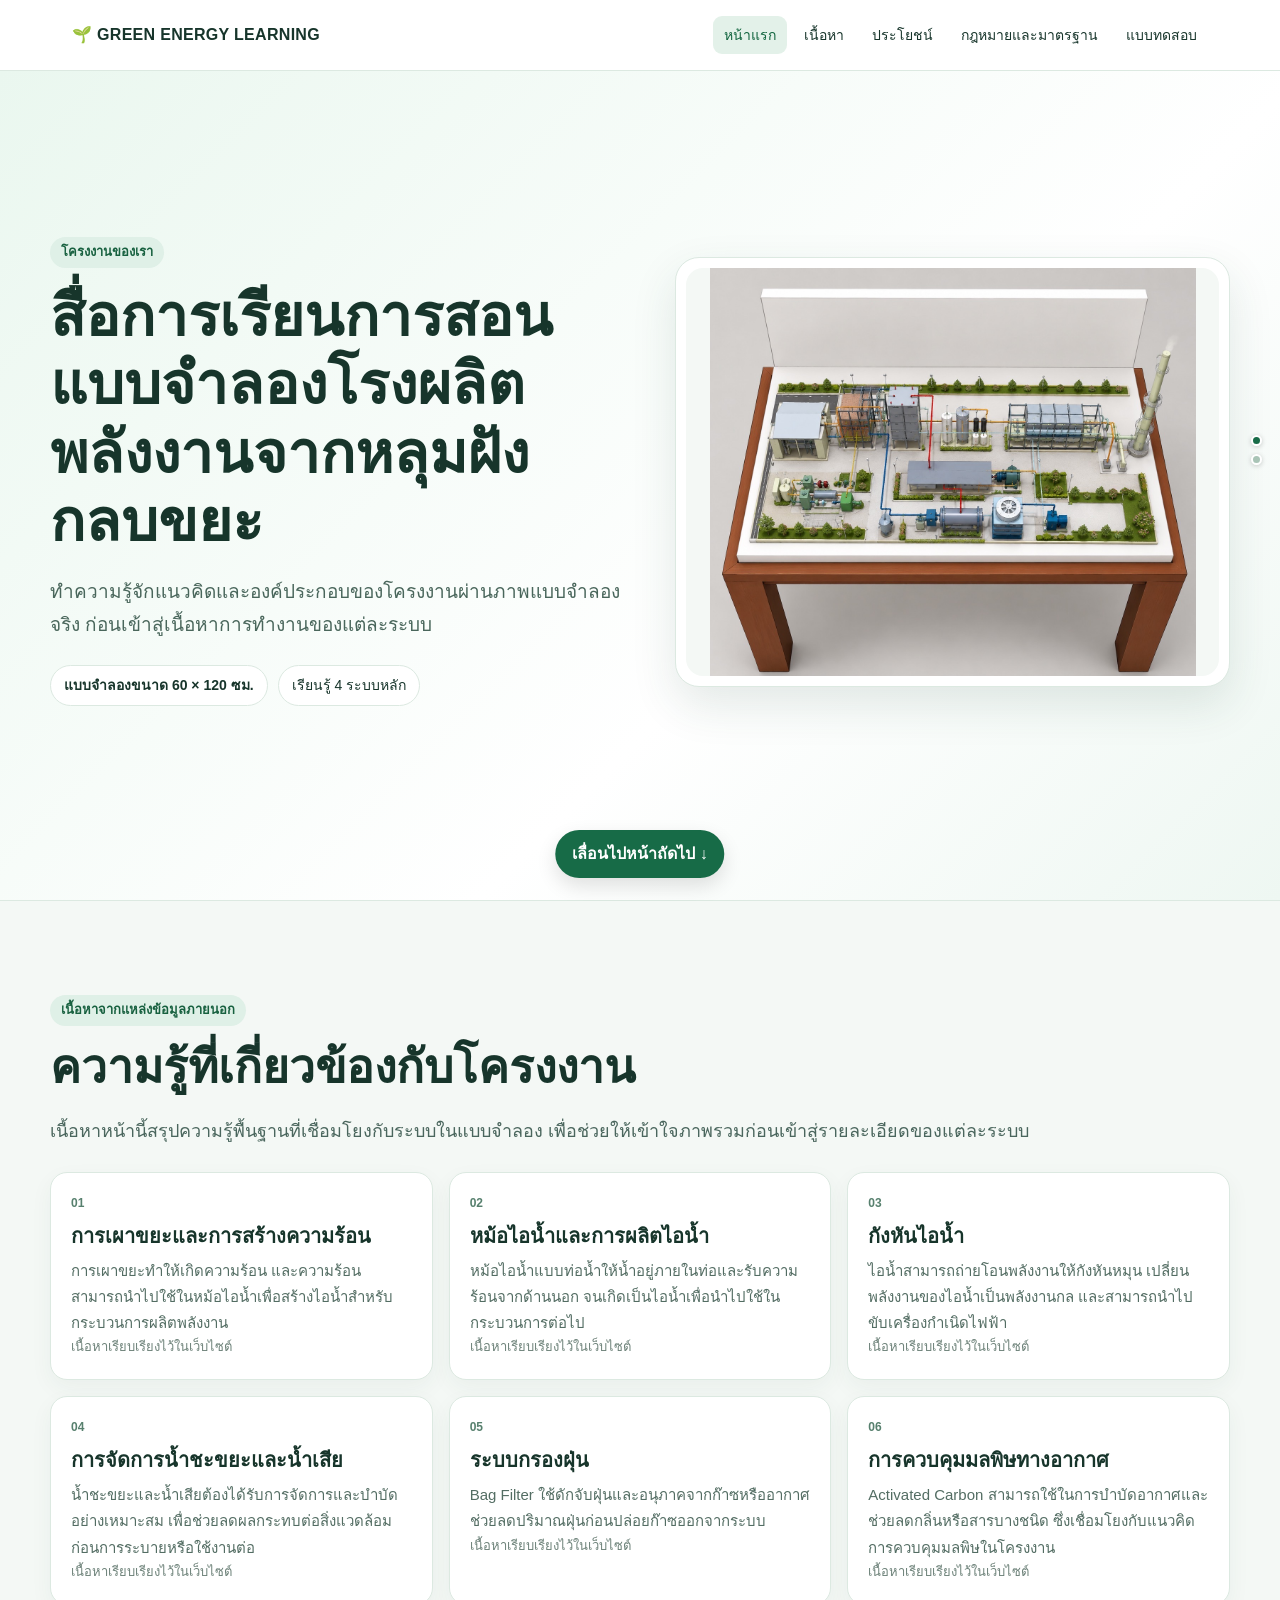
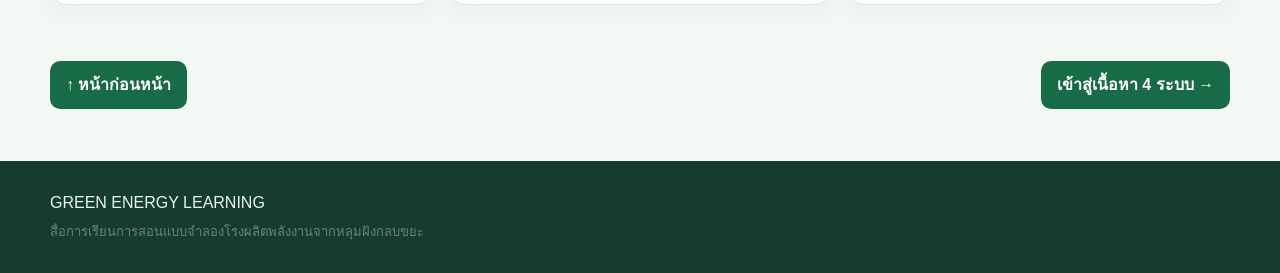
<file: index.html>
<!doctype html><html lang="th"><head><meta charset="utf-8"><meta name="viewport" content="width=device-width,initial-scale=1"><title>GREEN ENERGY LEARNING | หน้าแรก</title><link rel="stylesheet" href="style.css"></head><body class="paged-home">
<header><nav><div class="brand"><a href="index.html">🌱 GREEN ENERGY LEARNING</a></div><div class="navlinks"><a class="active" href="index.html">หน้าแรก</a><a href="systems.html">เนื้อหา</a><a href="benefits.html">ประโยชน์</a><a href="laws.html">กฎหมายและมาตรฐาน</a><a href="test.html">แบบทดสอบ</a></div></nav></header>
<main class="home-pages">
<section class="home-page home-cover" id="page1"><div class="home-cover-inner"><div class="cover-copy"><span class="tag">โครงงานของเรา</span><h1>สื่อการเรียนการสอนแบบจำลองโรงผลิตพลังงานจากหลุมฝังกลบขยะ</h1><p class="cover-lead">ทำความรู้จักแนวคิดและองค์ประกอบของโครงงานผ่านภาพแบบจำลองจริง ก่อนเข้าสู่เนื้อหาการทำงานของแต่ละระบบ</p><div class="cover-meta"><strong>แบบจำลองขนาด 60 × 120 ซม.</strong><span>เรียนรู้ 4 ระบบหลัก</span></div></div><div class="cover-image-wrap"><img class="cover-image" src="model-placeholder.jpeg" alt="แบบจำลองโรงผลิตพลังงานจากหลุมฝังกลบขยะของโครงงาน"></div></div><a class="page-next" href="#page2">เลื่อนไปหน้าถัดไป ↓</a></section>

<section class="home-page knowledge-page" id="page2"><div class="page-inner"><div class="title-row"><span class="tag">เนื้อหาจากแหล่งข้อมูลภายนอก</span><h2>ความรู้ที่เกี่ยวข้องกับโครงงาน</h2><p class="lead">เนื้อหาหน้านี้สรุปความรู้พื้นฐานที่เชื่อมโยงกับระบบในแบบจำลอง เพื่อช่วยให้เข้าใจภาพรวมก่อนเข้าสู่รายละเอียดของแต่ละระบบ</p></div><div class="knowledge-grid">
<article class="knowledge-card"><div class="knowledge-no">01</div><h3>การเผาขยะและการสร้างความร้อน</h3><p>การเผาขยะทำให้เกิดความร้อน และความร้อนสามารถนำไปใช้ในหม้อไอน้ำเพื่อสร้างไอน้ำสำหรับกระบวนการผลิตพลังงาน</p><span class="mini">เนื้อหาเรียบเรียงไว้ในเว็บไซต์</span></article>
<article class="knowledge-card"><div class="knowledge-no">02</div><h3>หม้อไอน้ำและการผลิตไอน้ำ</h3><p>หม้อไอน้ำแบบท่อน้ำให้น้ำอยู่ภายในท่อและรับความร้อนจากด้านนอก จนเกิดเป็นไอน้ำเพื่อนำไปใช้ในกระบวนการต่อไป</p><span class="mini">เนื้อหาเรียบเรียงไว้ในเว็บไซต์</span></article>
<article class="knowledge-card"><div class="knowledge-no">03</div><h3>กังหันไอน้ำ</h3><p>ไอน้ำสามารถถ่ายโอนพลังงานให้กังหันหมุน เปลี่ยนพลังงานของไอน้ำเป็นพลังงานกล และสามารถนำไปขับเครื่องกำเนิดไฟฟ้า</p><span class="mini">เนื้อหาเรียบเรียงไว้ในเว็บไซต์</span></article>
<article class="knowledge-card"><div class="knowledge-no">04</div><h3>การจัดการน้ำชะขยะและน้ำเสีย</h3><p>น้ำชะขยะและน้ำเสียต้องได้รับการจัดการและบำบัดอย่างเหมาะสม เพื่อช่วยลดผลกระทบต่อสิ่งแวดล้อมก่อนการระบายหรือใช้งานต่อ</p><span class="mini">เนื้อหาเรียบเรียงไว้ในเว็บไซต์</span></article>
<article class="knowledge-card"><div class="knowledge-no">05</div><h3>ระบบกรองฝุ่น</h3><p>Bag Filter ใช้ดักจับฝุ่นและอนุภาคจากก๊าซหรืออากาศ ช่วยลดปริมาณฝุ่นก่อนปล่อยก๊าซออกจากระบบ</p><span class="mini">เนื้อหาเรียบเรียงไว้ในเว็บไซต์</span></article>
<article class="knowledge-card"><div class="knowledge-no">06</div><h3>การควบคุมมลพิษทางอากาศ</h3><p>Activated Carbon สามารถใช้ในการบำบัดอากาศและช่วยลดกลิ่นหรือสารบางชนิด ซึ่งเชื่อมโยงกับแนวคิดการควบคุมมลพิษในโครงงาน</p><span class="mini">เนื้อหาเรียบเรียงไว้ในเว็บไซต์</span></article>
</div></div><div class="page-nav-home"><a href="#page1">↑ หน้าก่อนหน้า</a><a href="systems.html">เข้าสู่เนื้อหา 4 ระบบ →</a></div></section>
</main><div class="page-dots"><a href="#page1" aria-label="หน้า 1"></a><a href="#page2" aria-label="หน้า 2"></a></div><footer><div class="footer-inner">GREEN ENERGY LEARNING<br><span class="mini">สื่อการเรียนการสอนแบบจำลองโรงผลิตพลังงานจากหลุมฝังกลบขยะ</span></div></footer></body></html>
</file>
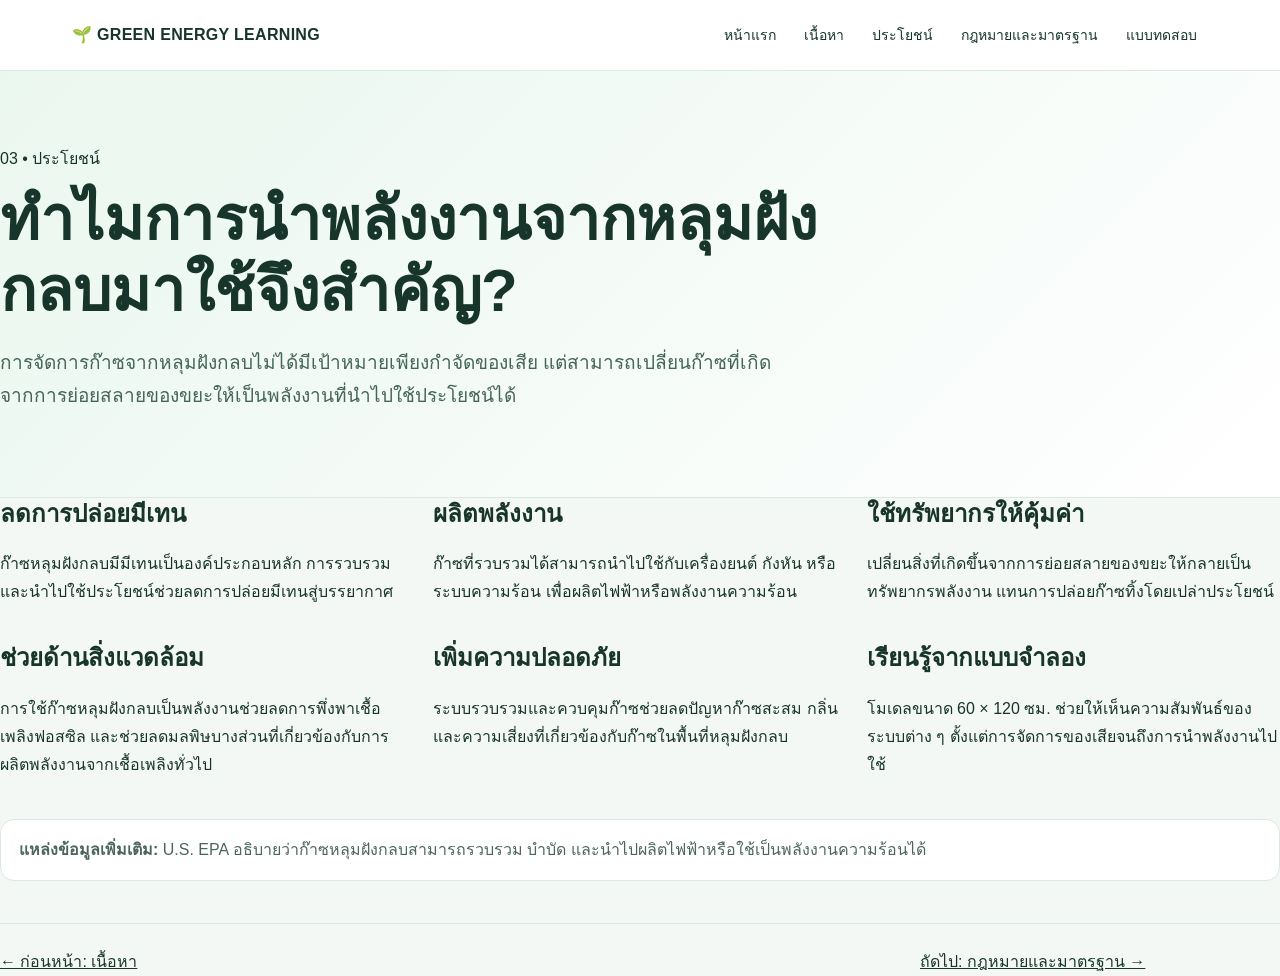
<file: benefits.html>
<!doctype html><html lang="th"><head><meta charset="utf-8"><meta name="viewport" content="width=device-width,initial-scale=1"><title>ประโยชน์ของการผลิตพลังงานจากหลุมฝังกลบ</title><link rel="stylesheet" href="style.css"></head><body>
<header><nav><div class="brand"><a href="index.html">🌱 GREEN ENERGY LEARNING</a></div><div class="navlinks"><a href="index.html">หน้าแรก</a><a href="systems.html">เนื้อหา</a><a href="benefits.html">ประโยชน์</a><a href="laws.html">กฎหมายและมาตรฐาน</a><a href="test.html">แบบทดสอบ</a></div></nav></header>
<main class="container"><section class="hero"><span class="eyebrow">03 • ประโยชน์</span><h1>ทำไมการนำพลังงานจากหลุมฝังกลบมาใช้จึงสำคัญ?</h1><p>การจัดการก๊าซจากหลุมฝังกลบไม่ได้มีเป้าหมายเพียงกำจัดของเสีย แต่สามารถเปลี่ยนก๊าซที่เกิดจากการย่อยสลายของขยะให้เป็นพลังงานที่นำไปใช้ประโยชน์ได้</p></section>
<section class="cards three"><article><h2>ลดการปล่อยมีเทน</h2><p>ก๊าซหลุมฝังกลบมีมีเทนเป็นองค์ประกอบหลัก การรวบรวมและนำไปใช้ประโยชน์ช่วยลดการปล่อยมีเทนสู่บรรยากาศ</p></article><article><h2>ผลิตพลังงาน</h2><p>ก๊าซที่รวบรวมได้สามารถนำไปใช้กับเครื่องยนต์ กังหัน หรือระบบความร้อน เพื่อผลิตไฟฟ้าหรือพลังงานความร้อน</p></article><article><h2>ใช้ทรัพยากรให้คุ้มค่า</h2><p>เปลี่ยนสิ่งที่เกิดขึ้นจากการย่อยสลายของขยะให้กลายเป็นทรัพยากรพลังงาน แทนการปล่อยก๊าซทิ้งโดยเปล่าประโยชน์</p></article><article><h2>ช่วยด้านสิ่งแวดล้อม</h2><p>การใช้ก๊าซหลุมฝังกลบเป็นพลังงานช่วยลดการพึ่งพาเชื้อเพลิงฟอสซิล และช่วยลดมลพิษบางส่วนที่เกี่ยวข้องกับการผลิตพลังงานจากเชื้อเพลิงทั่วไป</p></article><article><h2>เพิ่มความปลอดภัย</h2><p>ระบบรวบรวมและควบคุมก๊าซช่วยลดปัญหาก๊าซสะสม กลิ่น และความเสี่ยงที่เกี่ยวข้องกับก๊าซในพื้นที่หลุมฝังกลบ</p></article><article><h2>เรียนรู้จากแบบจำลอง</h2><p>โมเดลขนาด 60 × 120 ซม. ช่วยให้เห็นความสัมพันธ์ของระบบต่าง ๆ ตั้งแต่การจัดการของเสียจนถึงการนำพลังงานไปใช้</p></article></section>
<div class="source-note"><b>แหล่งข้อมูลเพิ่มเติม:</b> U.S. EPA อธิบายว่าก๊าซหลุมฝังกลบสามารถรวบรวม บำบัด และนำไปผลิตไฟฟ้าหรือใช้เป็นพลังงานความร้อนได้ </div>
<div class="page-nav"><a href="systems.html">← ก่อนหน้า: เนื้อหา</a><a href="laws.html">ถัดไป: กฎหมายและมาตรฐาน →</a></div></main></body></html>
</file>
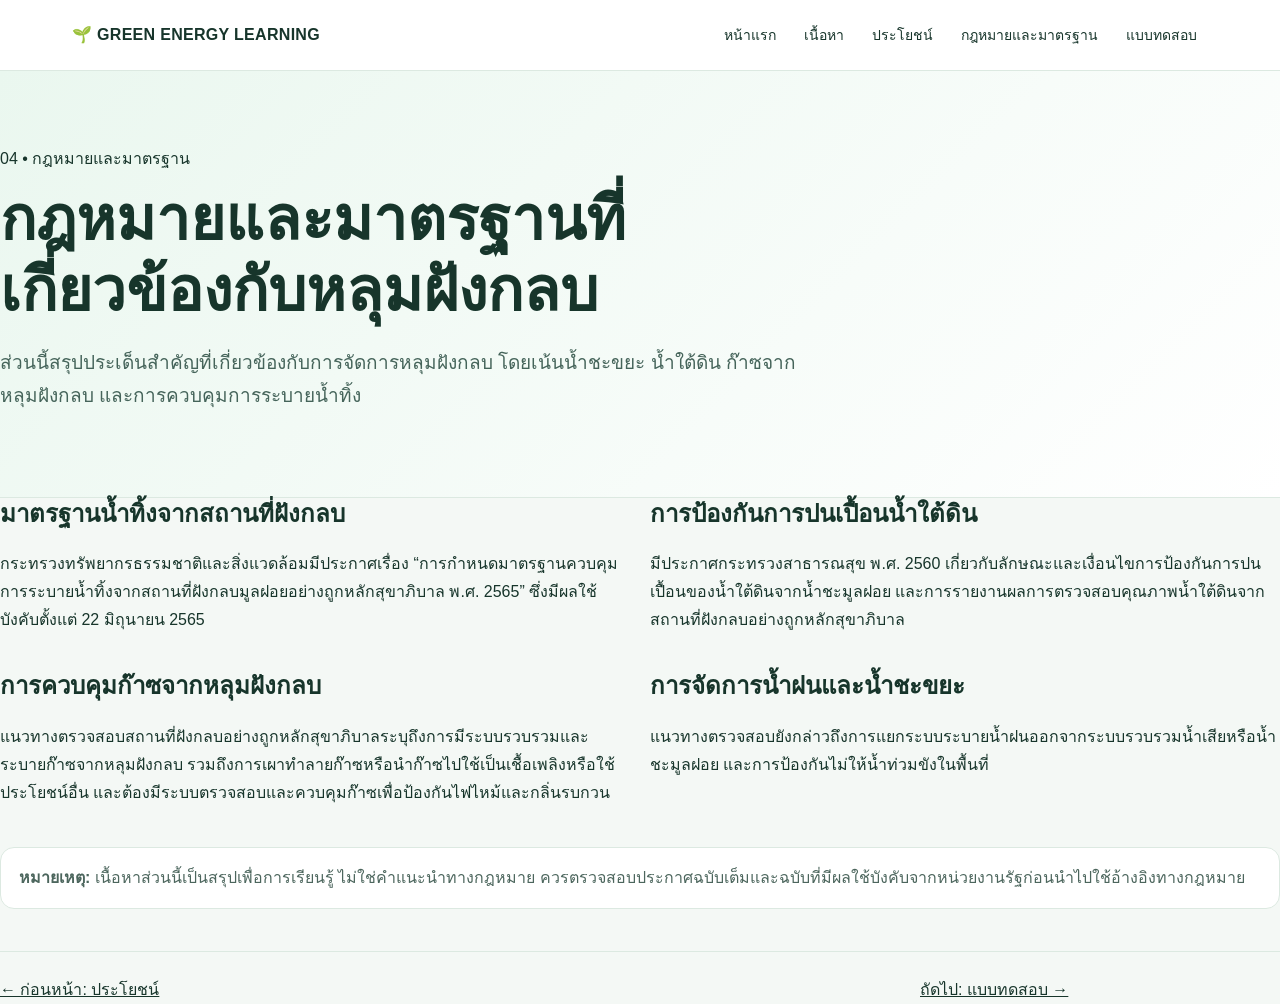
<file: laws.html>
<!doctype html><html lang="th"><head><meta charset="utf-8"><meta name="viewport" content="width=device-width,initial-scale=1"><title>กฎหมายและมาตรฐานที่เกี่ยวข้องกับหลุมฝังกลบ</title><link rel="stylesheet" href="style.css"></head><body>
<header><nav><div class="brand"><a href="index.html">🌱 GREEN ENERGY LEARNING</a></div><div class="navlinks"><a href="index.html">หน้าแรก</a><a href="systems.html">เนื้อหา</a><a href="benefits.html">ประโยชน์</a><a href="laws.html">กฎหมายและมาตรฐาน</a><a href="test.html">แบบทดสอบ</a></div></nav></header>
<main class="container"><section class="hero"><span class="eyebrow">04 • กฎหมายและมาตรฐาน</span><h1>กฎหมายและมาตรฐานที่เกี่ยวข้องกับหลุมฝังกลบ</h1><p>ส่วนนี้สรุปประเด็นสำคัญที่เกี่ยวข้องกับการจัดการหลุมฝังกลบ โดยเน้นน้ำชะขยะ น้ำใต้ดิน ก๊าซจากหลุมฝังกลบ และการควบคุมการระบายน้ำทิ้ง</p></section>
<section class="cards"><article><h2>มาตรฐานน้ำทิ้งจากสถานที่ฝังกลบ</h2><p>กระทรวงทรัพยากรธรรมชาติและสิ่งแวดล้อมมีประกาศเรื่อง “การกำหนดมาตรฐานควบคุมการระบายน้ำทิ้งจากสถานที่ฝังกลบมูลฝอยอย่างถูกหลักสุขาภิบาล พ.ศ. 2565” ซึ่งมีผลใช้บังคับตั้งแต่ 22 มิถุนายน 2565</p></article>
<article><h2>การป้องกันการปนเปื้อนน้ำใต้ดิน</h2><p>มีประกาศกระทรวงสาธารณสุข พ.ศ. 2560 เกี่ยวกับลักษณะและเงื่อนไขการป้องกันการปนเปื้อนของน้ำใต้ดินจากน้ำชะมูลฝอย และการรายงานผลการตรวจสอบคุณภาพน้ำใต้ดินจากสถานที่ฝังกลบอย่างถูกหลักสุขาภิบาล</p></article>
<article><h2>การควบคุมก๊าซจากหลุมฝังกลบ</h2><p>แนวทางตรวจสอบสถานที่ฝังกลบอย่างถูกหลักสุขาภิบาลระบุถึงการมีระบบรวบรวมและระบายก๊าซจากหลุมฝังกลบ รวมถึงการเผาทำลายก๊าซหรือนำก๊าซไปใช้เป็นเชื้อเพลิงหรือใช้ประโยชน์อื่น และต้องมีระบบตรวจสอบและควบคุมก๊าซเพื่อป้องกันไฟไหม้และกลิ่นรบกวน</p></article>
<article><h2>การจัดการน้ำฝนและน้ำชะขยะ</h2><p>แนวทางตรวจสอบยังกล่าวถึงการแยกระบบระบายน้ำฝนออกจากระบบรวบรวมน้ำเสียหรือน้ำชะมูลฝอย และการป้องกันไม่ให้น้ำท่วมขังในพื้นที่</p></article></section>
<div class="source-note"><b>หมายเหตุ:</b> เนื้อหาส่วนนี้เป็นสรุปเพื่อการเรียนรู้ ไม่ใช่คำแนะนำทางกฎหมาย ควรตรวจสอบประกาศฉบับเต็มและฉบับที่มีผลใช้บังคับจากหน่วยงานรัฐก่อนนำไปใช้อ้างอิงทางกฎหมาย</div>
<div class="page-nav"><a href="benefits.html">← ก่อนหน้า: ประโยชน์</a><a href="test.html">ถัดไป: แบบทดสอบ →</a></div></main></body></html>
</file>
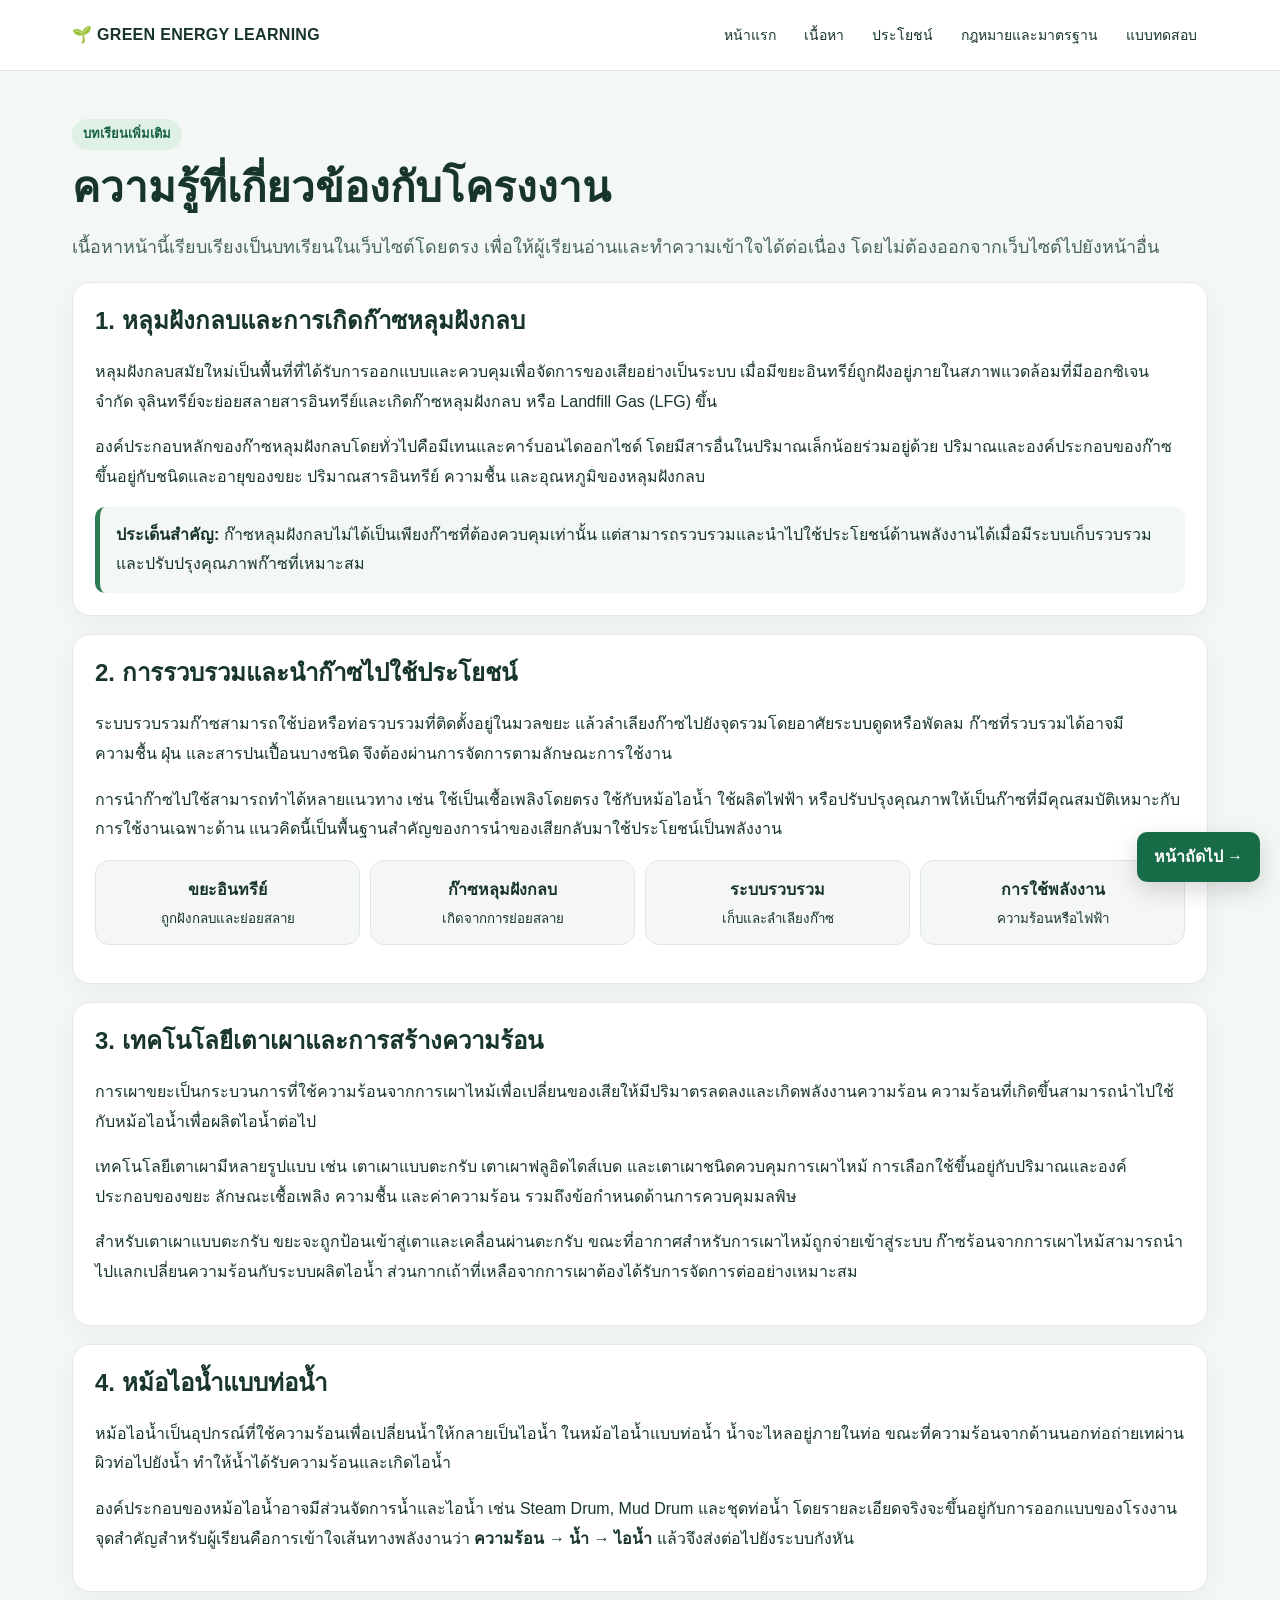
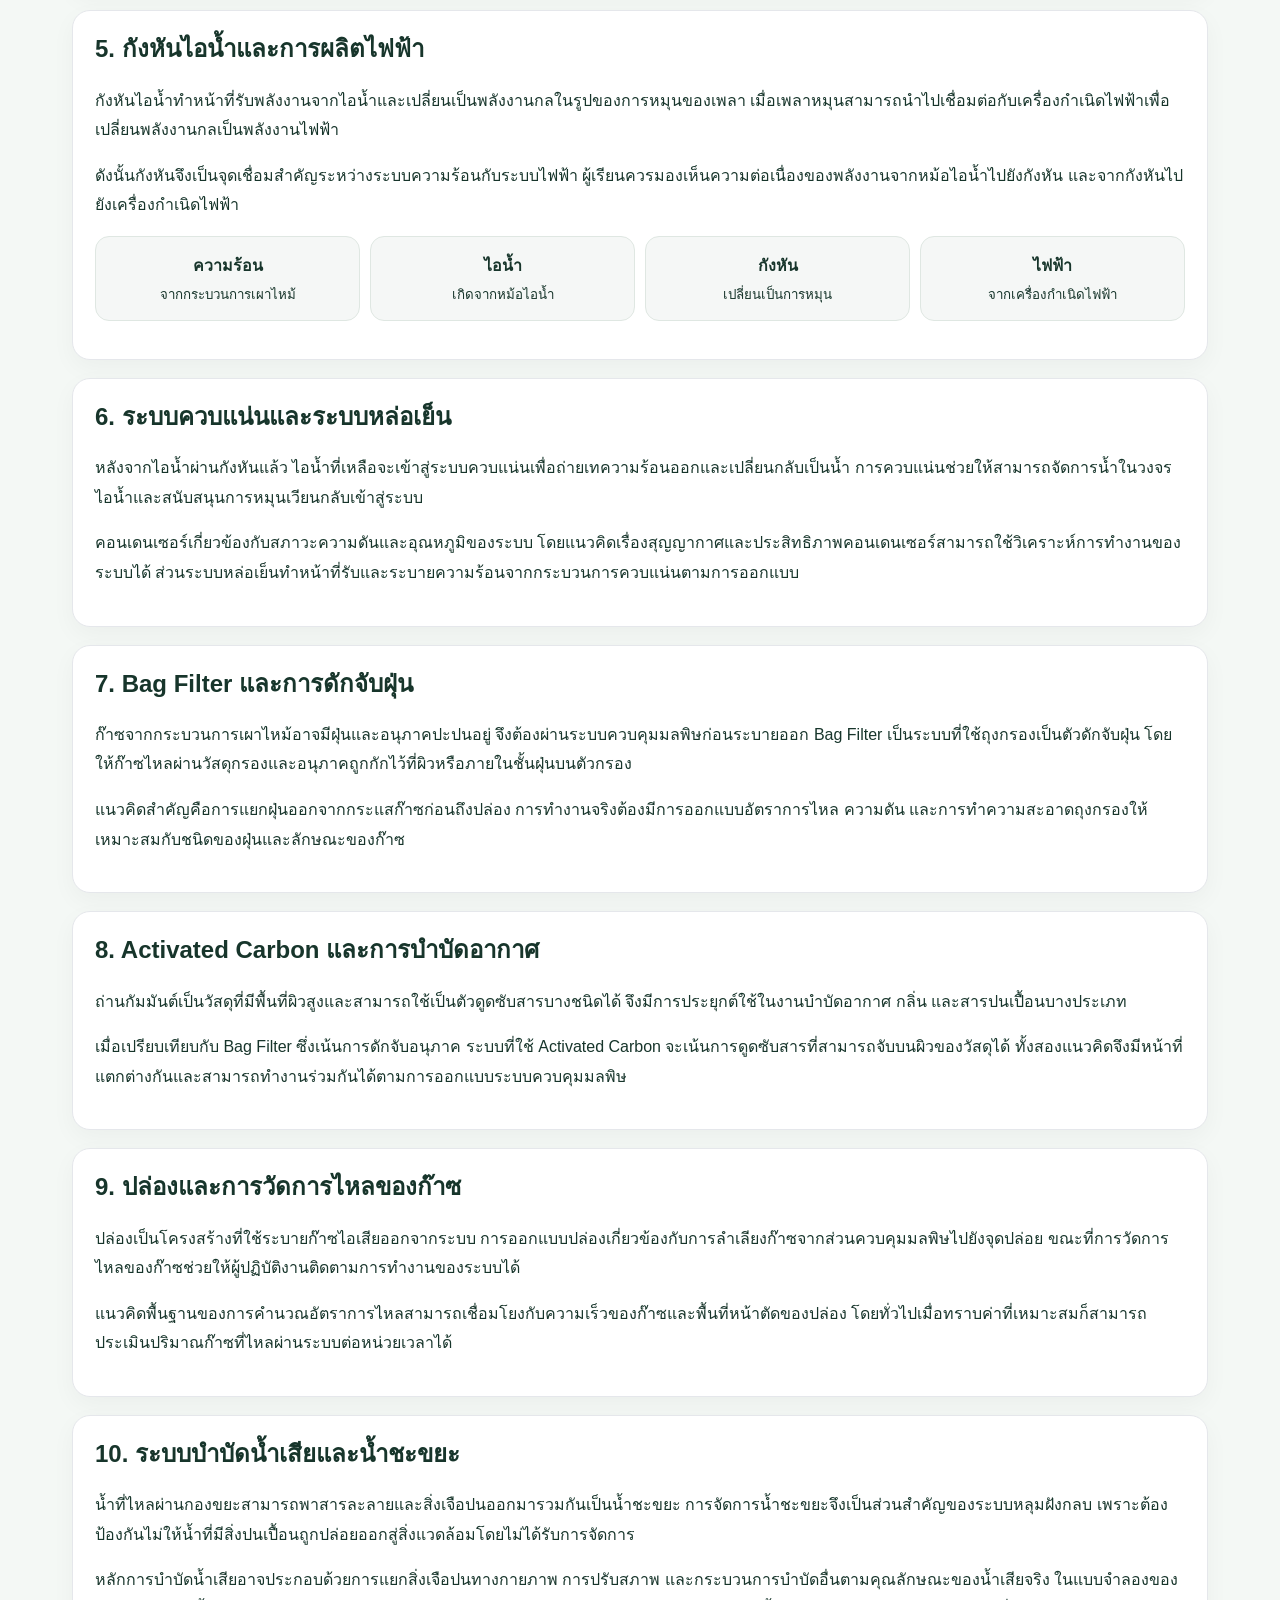
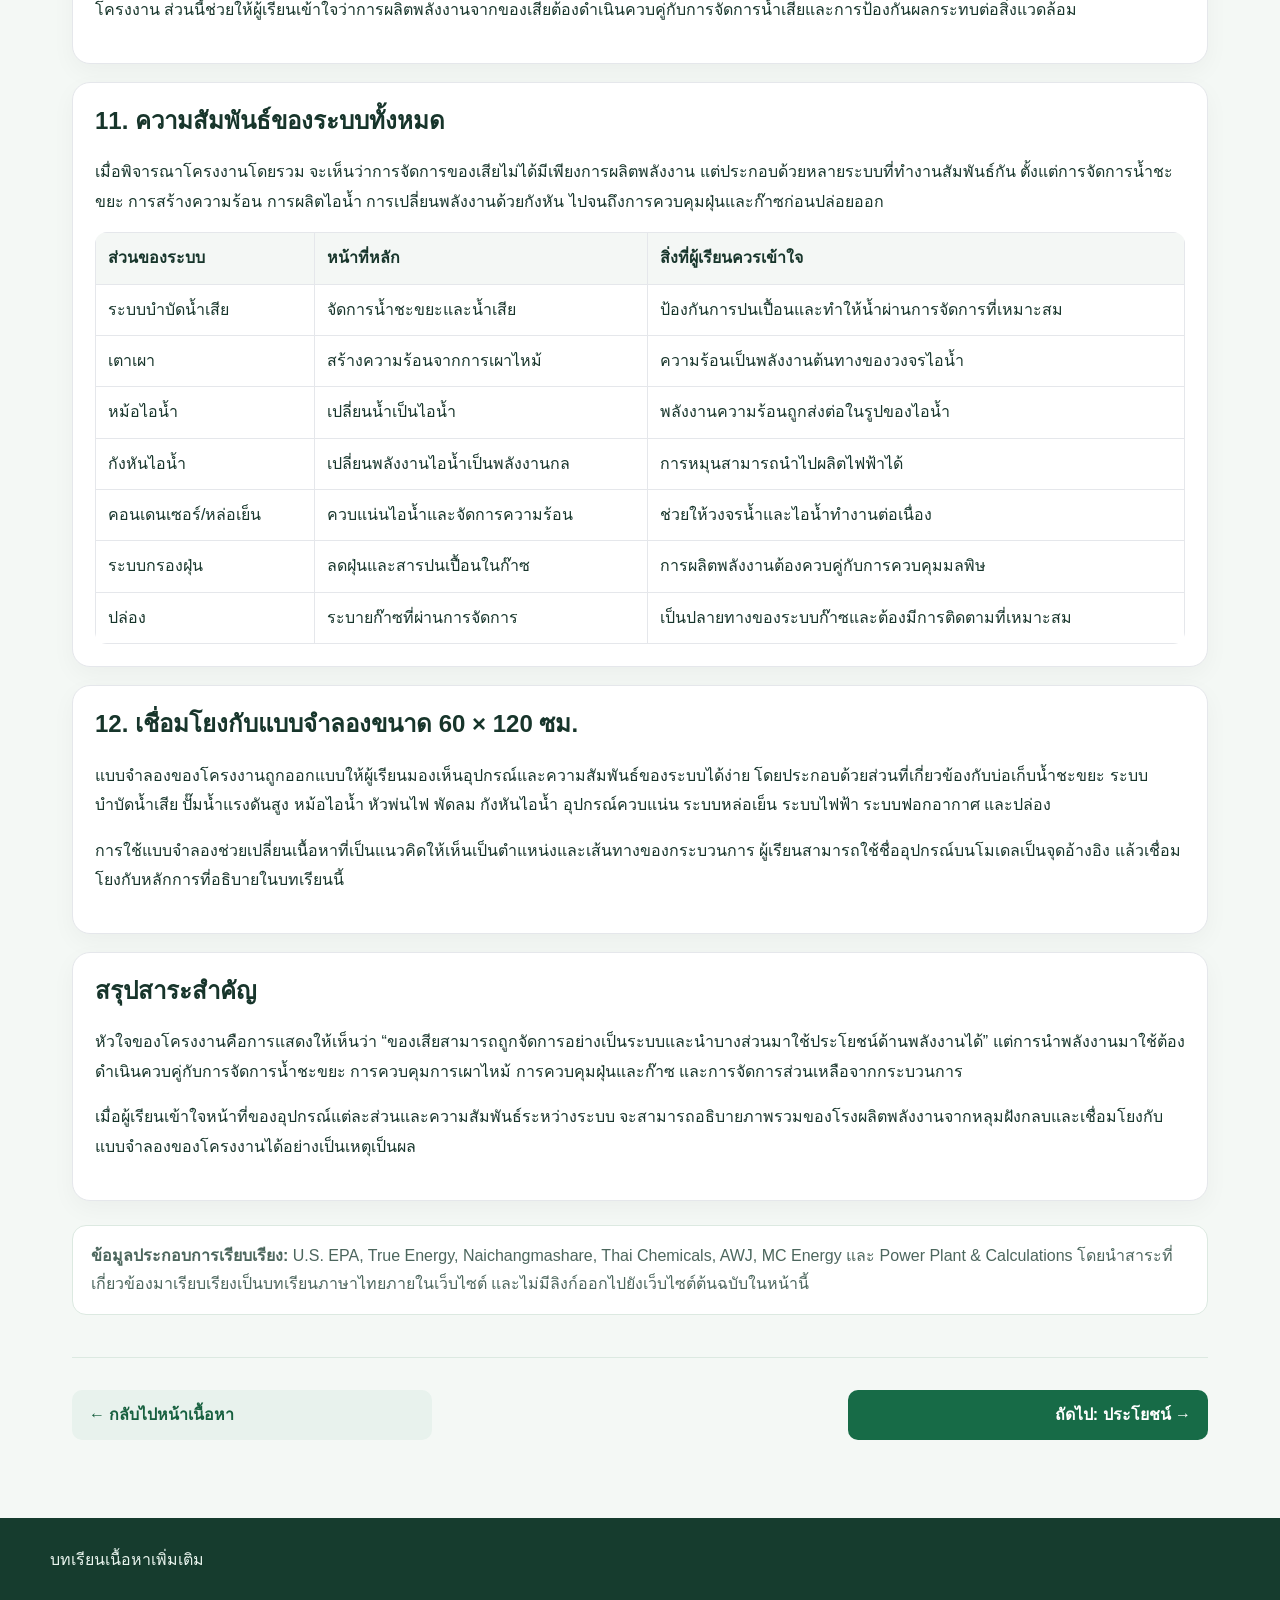
<file: learning.html>
<!doctype html><html lang="th"><head><meta charset="utf-8"><meta name="viewport" content="width=device-width,initial-scale=1"><title>บทเรียนเนื้อหาเพิ่มเติม</title><link rel="stylesheet" href="style.css"></head><body><header><nav><div class="brand"><a href="index.html">🌱 GREEN ENERGY LEARNING</a></div><div class="navlinks"><a href="index.html">หน้าแรก</a><a href="systems.html">เนื้อหา</a><a href="benefits.html">ประโยชน์</a><a href="laws.html">กฎหมายและมาตรฐาน</a><a href="test.html">แบบทดสอบ</a></div></nav></header><main class="wrap"><span class="tag">บทเรียนเพิ่มเติม</span><h1>ความรู้ที่เกี่ยวข้องกับโครงงาน</h1><p class="lead">เนื้อหาหน้านี้เรียบเรียงเป็นบทเรียนในเว็บไซต์โดยตรง เพื่อให้ผู้เรียนอ่านและทำความเข้าใจได้ต่อเนื่อง โดยไม่ต้องออกจากเว็บไซต์ไปยังหน้าอื่น</p>
<section class="lesson"><section class="lesson-section"><h2>1. หลุมฝังกลบและการเกิดก๊าซหลุมฝังกลบ</h2><p>หลุมฝังกลบสมัยใหม่เป็นพื้นที่ที่ได้รับการออกแบบและควบคุมเพื่อจัดการของเสียอย่างเป็นระบบ เมื่อมีขยะอินทรีย์ถูกฝังอยู่ภายในสภาพแวดล้อมที่มีออกซิเจนจำกัด จุลินทรีย์จะย่อยสลายสารอินทรีย์และเกิดก๊าซหลุมฝังกลบ หรือ Landfill Gas (LFG) ขึ้น</p><p>องค์ประกอบหลักของก๊าซหลุมฝังกลบโดยทั่วไปคือมีเทนและคาร์บอนไดออกไซด์ โดยมีสารอื่นในปริมาณเล็กน้อยร่วมอยู่ด้วย ปริมาณและองค์ประกอบของก๊าซขึ้นอยู่กับชนิดและอายุของขยะ ปริมาณสารอินทรีย์ ความชื้น และอุณหภูมิของหลุมฝังกลบ</p><div class="callout"><strong>ประเด็นสำคัญ:</strong> ก๊าซหลุมฝังกลบไม่ได้เป็นเพียงก๊าซที่ต้องควบคุมเท่านั้น แต่สามารถรวบรวมและนำไปใช้ประโยชน์ด้านพลังงานได้เมื่อมีระบบเก็บรวบรวมและปรับปรุงคุณภาพก๊าซที่เหมาะสม</div></section>
<section class="lesson-section"><h2>2. การรวบรวมและนำก๊าซไปใช้ประโยชน์</h2><p>ระบบรวบรวมก๊าซสามารถใช้บ่อหรือท่อรวบรวมที่ติดตั้งอยู่ในมวลขยะ แล้วลำเลียงก๊าซไปยังจุดรวมโดยอาศัยระบบดูดหรือพัดลม ก๊าซที่รวบรวมได้อาจมีความชื้น ฝุ่น และสารปนเปื้อนบางชนิด จึงต้องผ่านการจัดการตามลักษณะการใช้งาน</p><p>การนำก๊าซไปใช้สามารถทำได้หลายแนวทาง เช่น ใช้เป็นเชื้อเพลิงโดยตรง ใช้กับหม้อไอน้ำ ใช้ผลิตไฟฟ้า หรือปรับปรุงคุณภาพให้เป็นก๊าซที่มีคุณสมบัติเหมาะกับการใช้งานเฉพาะด้าน แนวคิดนี้เป็นพื้นฐานสำคัญของการนำของเสียกลับมาใช้ประโยชน์เป็นพลังงาน</p><div class="flow-long"><div class="flow-box">ขยะอินทรีย์<small>ถูกฝังกลบและย่อยสลาย</small></div><div class="flow-box">ก๊าซหลุมฝังกลบ<small>เกิดจากการย่อยสลาย</small></div><div class="flow-box">ระบบรวบรวม<small>เก็บและลำเลียงก๊าซ</small></div><div class="flow-box">การใช้พลังงาน<small>ความร้อนหรือไฟฟ้า</small></div></div></section>
<section class="lesson-section"><h2>3. เทคโนโลยีเตาเผาและการสร้างความร้อน</h2><p>การเผาขยะเป็นกระบวนการที่ใช้ความร้อนจากการเผาไหม้เพื่อเปลี่ยนของเสียให้มีปริมาตรลดลงและเกิดพลังงานความร้อน ความร้อนที่เกิดขึ้นสามารถนำไปใช้กับหม้อไอน้ำเพื่อผลิตไอน้ำต่อไป</p><p>เทคโนโลยีเตาเผามีหลายรูปแบบ เช่น เตาเผาแบบตะกรับ เตาเผาฟลูอิดไดส์เบด และเตาเผาชนิดควบคุมการเผาไหม้ การเลือกใช้ขึ้นอยู่กับปริมาณและองค์ประกอบของขยะ ลักษณะเชื้อเพลิง ความชื้น และค่าความร้อน รวมถึงข้อกำหนดด้านการควบคุมมลพิษ</p><p>สำหรับเตาเผาแบบตะกรับ ขยะจะถูกป้อนเข้าสู่เตาและเคลื่อนผ่านตะกรับ ขณะที่อากาศสำหรับการเผาไหม้ถูกจ่ายเข้าสู่ระบบ ก๊าซร้อนจากการเผาไหม้สามารถนำไปแลกเปลี่ยนความร้อนกับระบบผลิตไอน้ำ ส่วนกากเถ้าที่เหลือจากการเผาต้องได้รับการจัดการต่ออย่างเหมาะสม</p></section>
<section class="lesson-section"><h2>4. หม้อไอน้ำแบบท่อน้ำ</h2><p>หม้อไอน้ำเป็นอุปกรณ์ที่ใช้ความร้อนเพื่อเปลี่ยนน้ำให้กลายเป็นไอน้ำ ในหม้อไอน้ำแบบท่อน้ำ น้ำจะไหลอยู่ภายในท่อ ขณะที่ความร้อนจากด้านนอกท่อถ่ายเทผ่านผิวท่อไปยังน้ำ ทำให้น้ำได้รับความร้อนและเกิดไอน้ำ</p><p>องค์ประกอบของหม้อไอน้ำอาจมีส่วนจัดการน้ำและไอน้ำ เช่น Steam Drum, Mud Drum และชุดท่อน้ำ โดยรายละเอียดจริงจะขึ้นอยู่กับการออกแบบของโรงงาน จุดสำคัญสำหรับผู้เรียนคือการเข้าใจเส้นทางพลังงานว่า <strong>ความร้อน → น้ำ → ไอน้ำ</strong> แล้วจึงส่งต่อไปยังระบบกังหัน</p></section>
<section class="lesson-section"><h2>5. กังหันไอน้ำและการผลิตไฟฟ้า</h2><p>กังหันไอน้ำทำหน้าที่รับพลังงานจากไอน้ำและเปลี่ยนเป็นพลังงานกลในรูปของการหมุนของเพลา เมื่อเพลาหมุนสามารถนำไปเชื่อมต่อกับเครื่องกำเนิดไฟฟ้าเพื่อเปลี่ยนพลังงานกลเป็นพลังงานไฟฟ้า</p><p>ดังนั้นกังหันจึงเป็นจุดเชื่อมสำคัญระหว่างระบบความร้อนกับระบบไฟฟ้า ผู้เรียนควรมองเห็นความต่อเนื่องของพลังงานจากหม้อไอน้ำไปยังกังหัน และจากกังหันไปยังเครื่องกำเนิดไฟฟ้า</p><div class="flow-long"><div class="flow-box">ความร้อน<small>จากกระบวนการเผาไหม้</small></div><div class="flow-box">ไอน้ำ<small>เกิดจากหม้อไอน้ำ</small></div><div class="flow-box">กังหัน<small>เปลี่ยนเป็นการหมุน</small></div><div class="flow-box">ไฟฟ้า<small>จากเครื่องกำเนิดไฟฟ้า</small></div></div></section>
<section class="lesson-section"><h2>6. ระบบควบแน่นและระบบหล่อเย็น</h2><p>หลังจากไอน้ำผ่านกังหันแล้ว ไอน้ำที่เหลือจะเข้าสู่ระบบควบแน่นเพื่อถ่ายเทความร้อนออกและเปลี่ยนกลับเป็นน้ำ การควบแน่นช่วยให้สามารถจัดการน้ำในวงจรไอน้ำและสนับสนุนการหมุนเวียนกลับเข้าสู่ระบบ</p><p>คอนเดนเซอร์เกี่ยวข้องกับสภาวะความดันและอุณหภูมิของระบบ โดยแนวคิดเรื่องสุญญากาศและประสิทธิภาพคอนเดนเซอร์สามารถใช้วิเคราะห์การทำงานของระบบได้ ส่วนระบบหล่อเย็นทำหน้าที่รับและระบายความร้อนจากกระบวนการควบแน่นตามการออกแบบ</p></section>
<section class="lesson-section"><h2>7. Bag Filter และการดักจับฝุ่น</h2><p>ก๊าซจากกระบวนการเผาไหม้อาจมีฝุ่นและอนุภาคปะปนอยู่ จึงต้องผ่านระบบควบคุมมลพิษก่อนระบายออก Bag Filter เป็นระบบที่ใช้ถุงกรองเป็นตัวดักจับฝุ่น โดยให้ก๊าซไหลผ่านวัสดุกรองและอนุภาคถูกกักไว้ที่ผิวหรือภายในชั้นฝุ่นบนตัวกรอง</p><p>แนวคิดสำคัญคือการแยกฝุ่นออกจากกระแสก๊าซก่อนถึงปล่อง การทำงานจริงต้องมีการออกแบบอัตราการไหล ความดัน และการทำความสะอาดถุงกรองให้เหมาะสมกับชนิดของฝุ่นและลักษณะของก๊าซ</p></section>
<section class="lesson-section"><h2>8. Activated Carbon และการบำบัดอากาศ</h2><p>ถ่านกัมมันต์เป็นวัสดุที่มีพื้นที่ผิวสูงและสามารถใช้เป็นตัวดูดซับสารบางชนิดได้ จึงมีการประยุกต์ใช้ในงานบำบัดอากาศ กลิ่น และสารปนเปื้อนบางประเภท</p><p>เมื่อเปรียบเทียบกับ Bag Filter ซึ่งเน้นการดักจับอนุภาค ระบบที่ใช้ Activated Carbon จะเน้นการดูดซับสารที่สามารถจับบนผิวของวัสดุได้ ทั้งสองแนวคิดจึงมีหน้าที่แตกต่างกันและสามารถทำงานร่วมกันได้ตามการออกแบบระบบควบคุมมลพิษ</p></section>
<section class="lesson-section"><h2>9. ปล่องและการวัดการไหลของก๊าซ</h2><p>ปล่องเป็นโครงสร้างที่ใช้ระบายก๊าซไอเสียออกจากระบบ การออกแบบปล่องเกี่ยวข้องกับการลำเลียงก๊าซจากส่วนควบคุมมลพิษไปยังจุดปล่อย ขณะที่การวัดการไหลของก๊าซช่วยให้ผู้ปฏิบัติงานติดตามการทำงานของระบบได้</p><p>แนวคิดพื้นฐานของการคำนวณอัตราการไหลสามารถเชื่อมโยงกับความเร็วของก๊าซและพื้นที่หน้าตัดของปล่อง โดยทั่วไปเมื่อทราบค่าที่เหมาะสมก็สามารถประเมินปริมาณก๊าซที่ไหลผ่านระบบต่อหน่วยเวลาได้</p></section>
<section class="lesson-section"><h2>10. ระบบบำบัดน้ำเสียและน้ำชะขยะ</h2><p>น้ำที่ไหลผ่านกองขยะสามารถพาสารละลายและสิ่งเจือปนออกมารวมกันเป็นน้ำชะขยะ การจัดการน้ำชะขยะจึงเป็นส่วนสำคัญของระบบหลุมฝังกลบ เพราะต้องป้องกันไม่ให้น้ำที่มีสิ่งปนเปื้อนถูกปล่อยออกสู่สิ่งแวดล้อมโดยไม่ได้รับการจัดการ</p><p>หลักการบำบัดน้ำเสียอาจประกอบด้วยการแยกสิ่งเจือปนทางกายภาพ การปรับสภาพ และกระบวนการบำบัดอื่นตามคุณลักษณะของน้ำเสียจริง ในแบบจำลองของโครงงาน ส่วนนี้ช่วยให้ผู้เรียนเข้าใจว่าการผลิตพลังงานจากของเสียต้องดำเนินควบคู่กับการจัดการน้ำเสียและการป้องกันผลกระทบต่อสิ่งแวดล้อม</p></section>
<section class="lesson-section"><h2>11. ความสัมพันธ์ของระบบทั้งหมด</h2><p>เมื่อพิจารณาโครงงานโดยรวม จะเห็นว่าการจัดการของเสียไม่ได้มีเพียงการผลิตพลังงาน แต่ประกอบด้วยหลายระบบที่ทำงานสัมพันธ์กัน ตั้งแต่การจัดการน้ำชะขยะ การสร้างความร้อน การผลิตไอน้ำ การเปลี่ยนพลังงานด้วยกังหัน ไปจนถึงการควบคุมฝุ่นและก๊าซก่อนปล่อยออก</p><table class="info-table"><thead><tr><th>ส่วนของระบบ</th><th>หน้าที่หลัก</th><th>สิ่งที่ผู้เรียนควรเข้าใจ</th></tr></thead><tbody><tr><td>ระบบบำบัดน้ำเสีย</td><td>จัดการน้ำชะขยะและน้ำเสีย</td><td>ป้องกันการปนเปื้อนและทำให้น้ำผ่านการจัดการที่เหมาะสม</td></tr><tr><td>เตาเผา</td><td>สร้างความร้อนจากการเผาไหม้</td><td>ความร้อนเป็นพลังงานต้นทางของวงจรไอน้ำ</td></tr><tr><td>หม้อไอน้ำ</td><td>เปลี่ยนน้ำเป็นไอน้ำ</td><td>พลังงานความร้อนถูกส่งต่อในรูปของไอน้ำ</td></tr><tr><td>กังหันไอน้ำ</td><td>เปลี่ยนพลังงานไอน้ำเป็นพลังงานกล</td><td>การหมุนสามารถนำไปผลิตไฟฟ้าได้</td></tr><tr><td>คอนเดนเซอร์/หล่อเย็น</td><td>ควบแน่นไอน้ำและจัดการความร้อน</td><td>ช่วยให้วงจรน้ำและไอน้ำทำงานต่อเนื่อง</td></tr><tr><td>ระบบกรองฝุ่น</td><td>ลดฝุ่นและสารปนเปื้อนในก๊าซ</td><td>การผลิตพลังงานต้องควบคู่กับการควบคุมมลพิษ</td></tr><tr><td>ปล่อง</td><td>ระบายก๊าซที่ผ่านการจัดการ</td><td>เป็นปลายทางของระบบก๊าซและต้องมีการติดตามที่เหมาะสม</td></tr></tbody></table></section>
<section class="lesson-section"><h2>12. เชื่อมโยงกับแบบจำลองขนาด 60 × 120 ซม.</h2><p>แบบจำลองของโครงงานถูกออกแบบให้ผู้เรียนมองเห็นอุปกรณ์และความสัมพันธ์ของระบบได้ง่าย โดยประกอบด้วยส่วนที่เกี่ยวข้องกับบ่อเก็บน้ำชะขยะ ระบบบำบัดน้ำเสีย ปั๊มน้ำแรงดันสูง หม้อไอน้ำ หัวพ่นไฟ พัดลม กังหันไอน้ำ อุปกรณ์ควบแน่น ระบบหล่อเย็น ระบบไฟฟ้า ระบบฟอกอากาศ และปล่อง</p><p>การใช้แบบจำลองช่วยเปลี่ยนเนื้อหาที่เป็นแนวคิดให้เห็นเป็นตำแหน่งและเส้นทางของกระบวนการ ผู้เรียนสามารถใช้ชื่ออุปกรณ์บนโมเดลเป็นจุดอ้างอิง แล้วเชื่อมโยงกับหลักการที่อธิบายในบทเรียนนี้</p></section>
<section class="lesson-section"><h2>สรุปสาระสำคัญ</h2><p>หัวใจของโครงงานคือการแสดงให้เห็นว่า “ของเสียสามารถถูกจัดการอย่างเป็นระบบและนำบางส่วนมาใช้ประโยชน์ด้านพลังงานได้” แต่การนำพลังงานมาใช้ต้องดำเนินควบคู่กับการจัดการน้ำชะขยะ การควบคุมการเผาไหม้ การควบคุมฝุ่นและก๊าซ และการจัดการส่วนเหลือจากกระบวนการ</p><p>เมื่อผู้เรียนเข้าใจหน้าที่ของอุปกรณ์แต่ละส่วนและความสัมพันธ์ระหว่างระบบ จะสามารถอธิบายภาพรวมของโรงผลิตพลังงานจากหลุมฝังกลบและเชื่อมโยงกับแบบจำลองของโครงงานได้อย่างเป็นเหตุเป็นผล</p></section></section>
<div class="source-note"><strong>ข้อมูลประกอบการเรียบเรียง:</strong> U.S. EPA, True Energy, Naichangmashare, Thai Chemicals, AWJ, MC Energy และ Power Plant & Calculations โดยนำสาระที่เกี่ยวข้องมาเรียบเรียงเป็นบทเรียนภาษาไทยภายในเว็บไซต์ และไม่มีลิงก์ออกไปยังเว็บไซต์ต้นฉบับในหน้านี้</div>
<div class="page-nav"><a class="btn secondary" href="systems.html">← กลับไปหน้าเนื้อหา</a><a class="btn next" href="benefits.html">ถัดไป: ประโยชน์ →</a></div></main><a class="btn floating-next" href="benefits.html">หน้าถัดไป →</a><footer><div class="footer-inner">บทเรียนเนื้อหาเพิ่มเติม</div></footer></body></html>
</file>
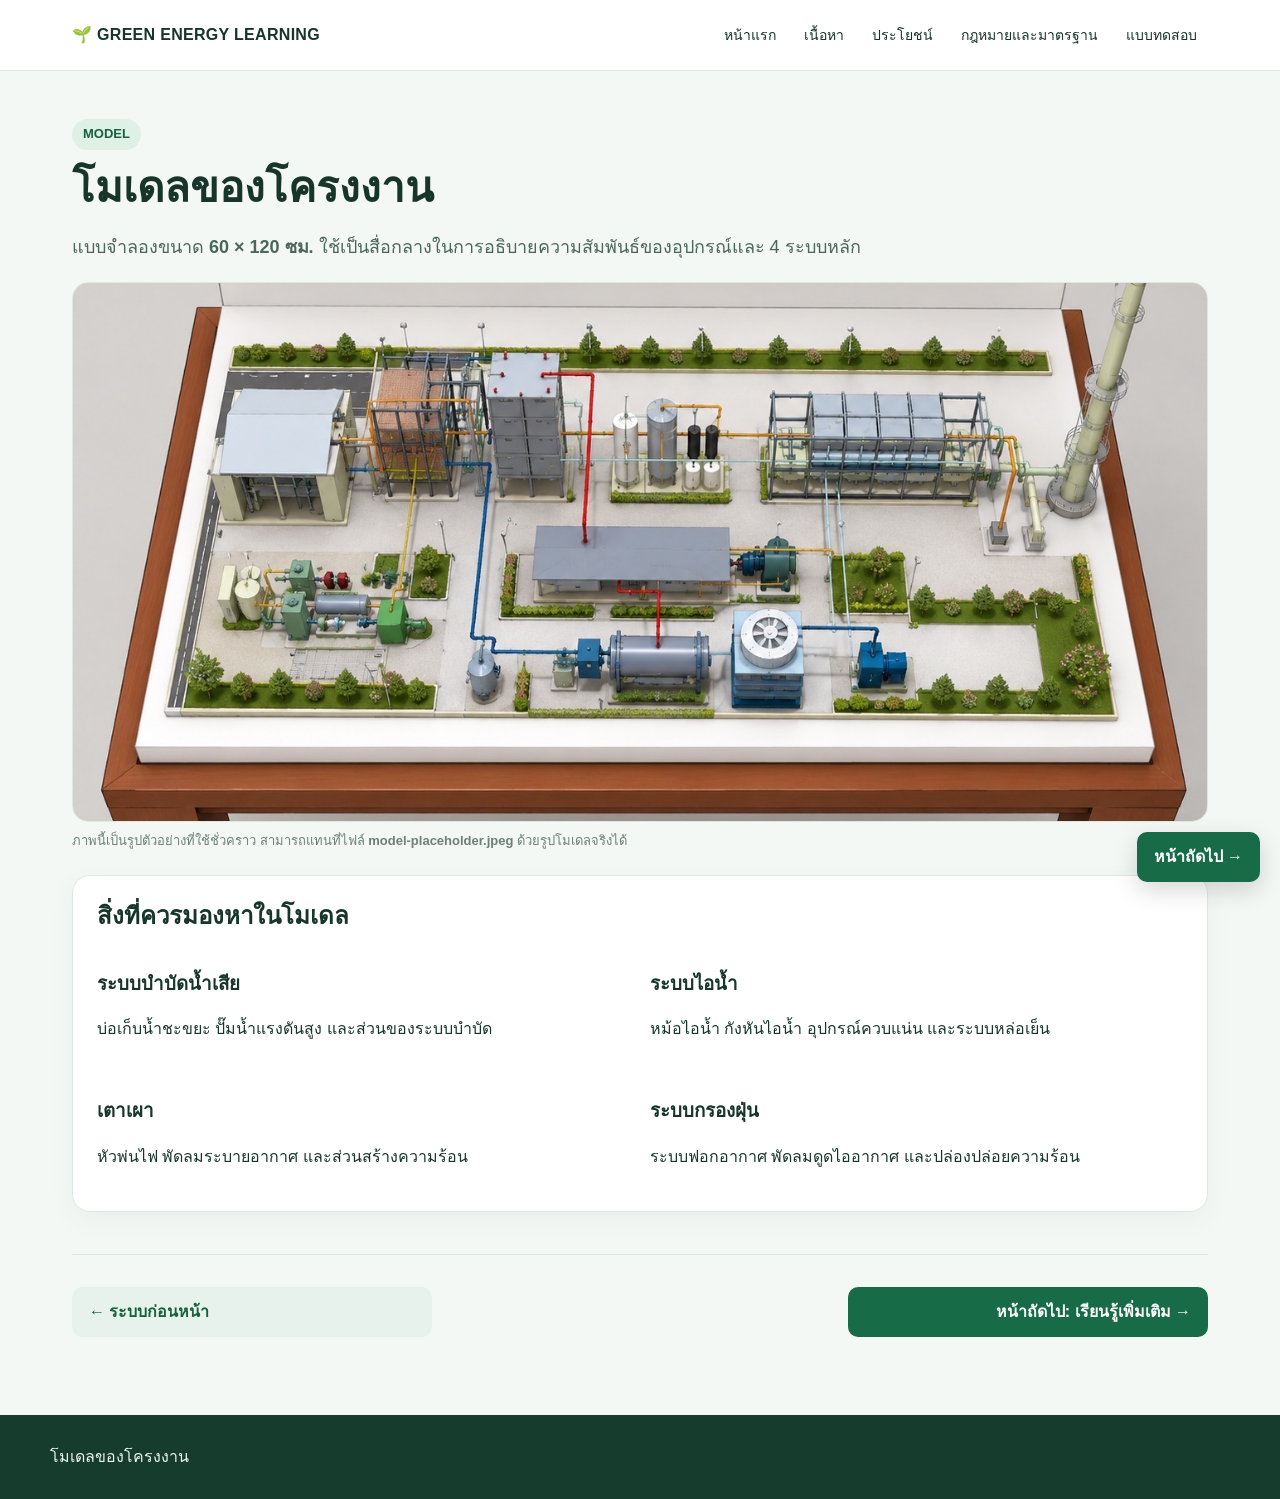
<file: model.html>
<!doctype html><html lang="th"><head><meta charset="utf-8"><meta name="viewport" content="width=device-width,initial-scale=1"><title>โมเดลของโครงงาน</title><link rel="stylesheet" href="style.css"></head><body><header><nav><div class="brand"><a href="index.html">🌱 GREEN ENERGY LEARNING</a></div><div class="navlinks"><a href="index.html">หน้าแรก</a><a href="systems.html">เนื้อหา</a><a href="benefits.html">ประโยชน์</a><a href="laws.html">กฎหมายและมาตรฐาน</a><a href="test.html">แบบทดสอบ</a></div></nav></header><main class="wrap"><span class="tag">MODEL</span><h1>โมเดลของโครงงาน</h1><p class="lead">แบบจำลองขนาด <b>60 × 120 ซม.</b> ใช้เป็นสื่อกลางในการอธิบายความสัมพันธ์ของอุปกรณ์และ 4 ระบบหลัก</p><img class="model-photo" src="model-placeholder.jpeg" alt="ภาพตัวอย่างโมเดลโรงผลิตพลังงานจากของเสีย"><p class="photo-note">ภาพนี้เป็นรูปตัวอย่างที่ใช้ชั่วคราว สามารถแทนที่ไฟล์ <b>model-placeholder.jpeg</b> ด้วยรูปโมเดลจริงได้</p><section class="card" style="margin-top:22px"><h2>สิ่งที่ควรมองหาในโมเดล</h2><div class="grid"><div><h3>ระบบบำบัดน้ำเสีย</h3><p>บ่อเก็บน้ำชะขยะ ปั๊มน้ำแรงดันสูง และส่วนของระบบบำบัด</p></div><div><h3>ระบบไอน้ำ</h3><p>หม้อไอน้ำ กังหันไอน้ำ อุปกรณ์ควบแน่น และระบบหล่อเย็น</p></div><div><h3>เตาเผา</h3><p>หัวพ่นไฟ พัดลมระบายอากาศ และส่วนสร้างความร้อน</p></div><div><h3>ระบบกรองฝุ่น</h3><p>ระบบฟอกอากาศ พัดลมดูดไออากาศ และปล่องปล่อยความร้อน</p></div></div></section><div class="page-nav"><a class="btn secondary" href="system-dust.html">← ระบบก่อนหน้า</a><a class="btn next" href="learning.html">หน้าถัดไป: เรียนรู้เพิ่มเติม →</a></div></main><a class="btn floating-next" href="learning.html">หน้าถัดไป →</a><footer><div class="footer-inner">โมเดลของโครงงาน</div></footer></body></html>
</file>
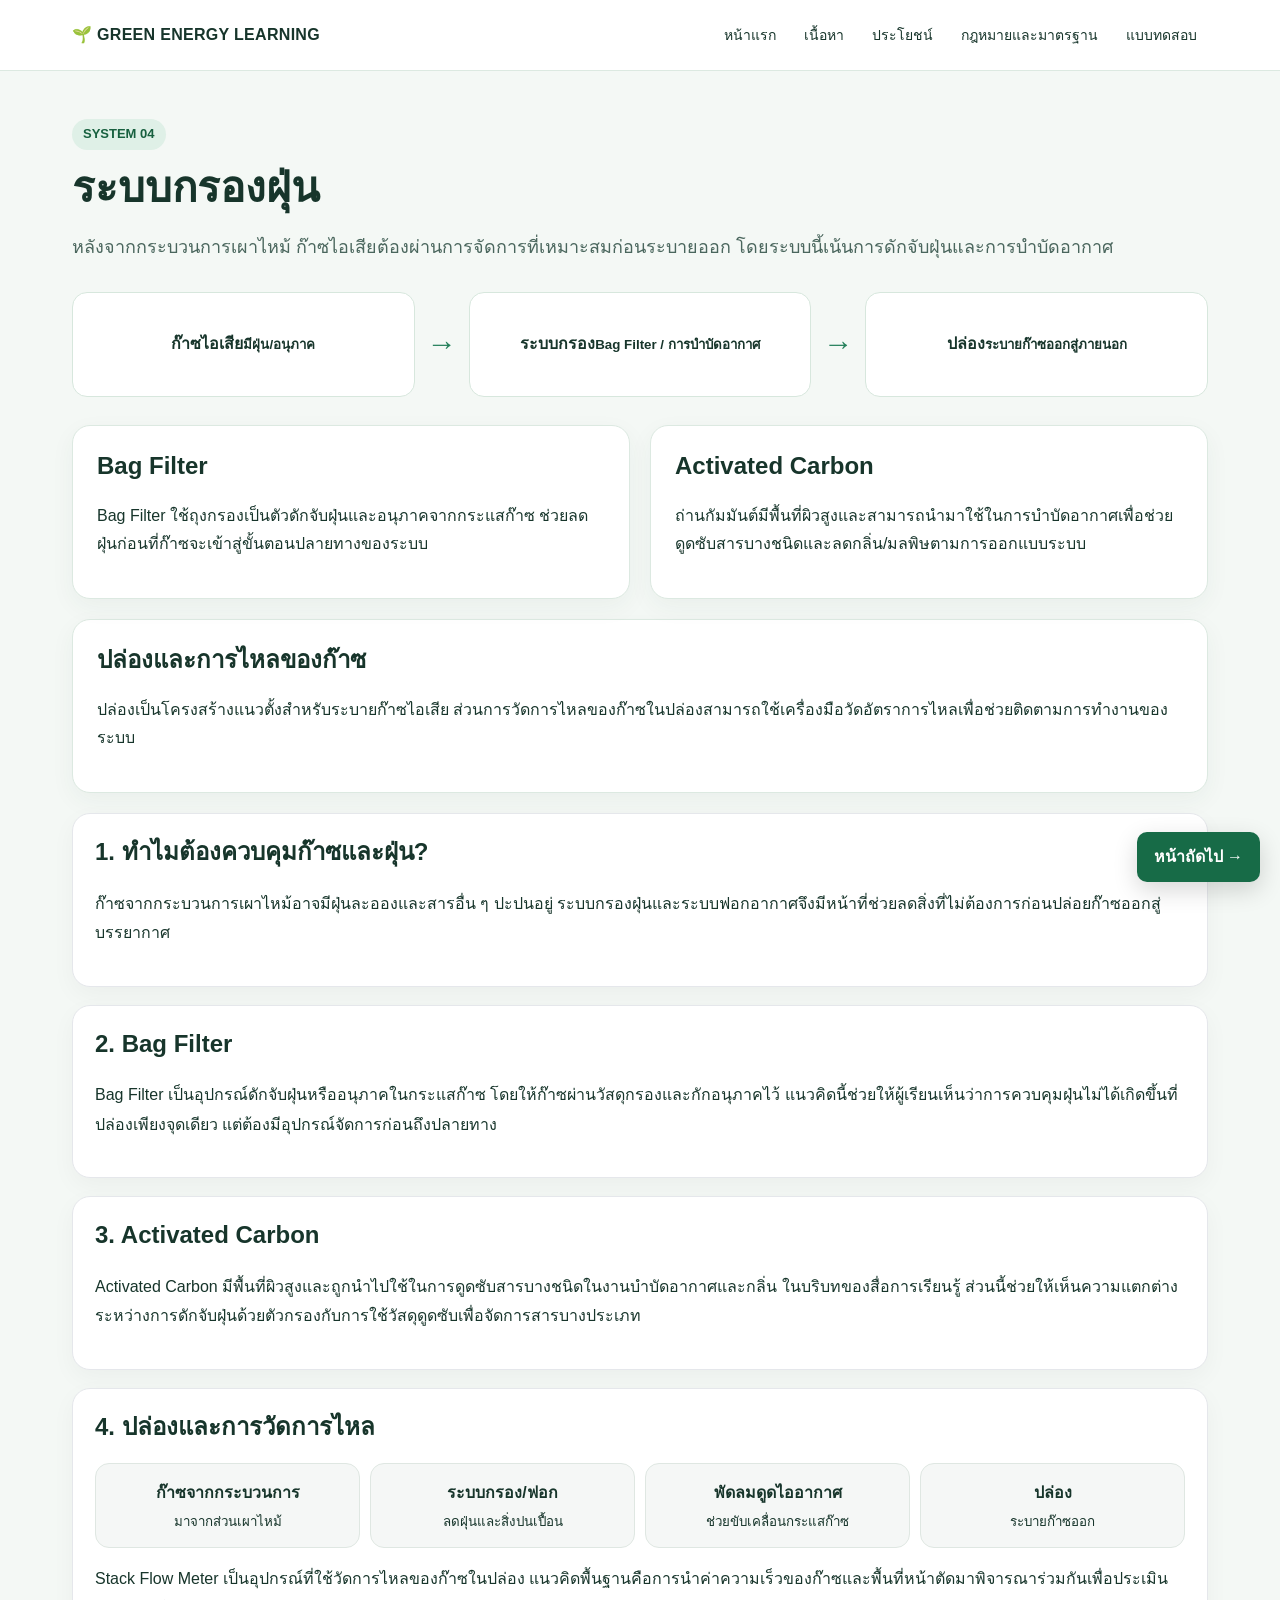
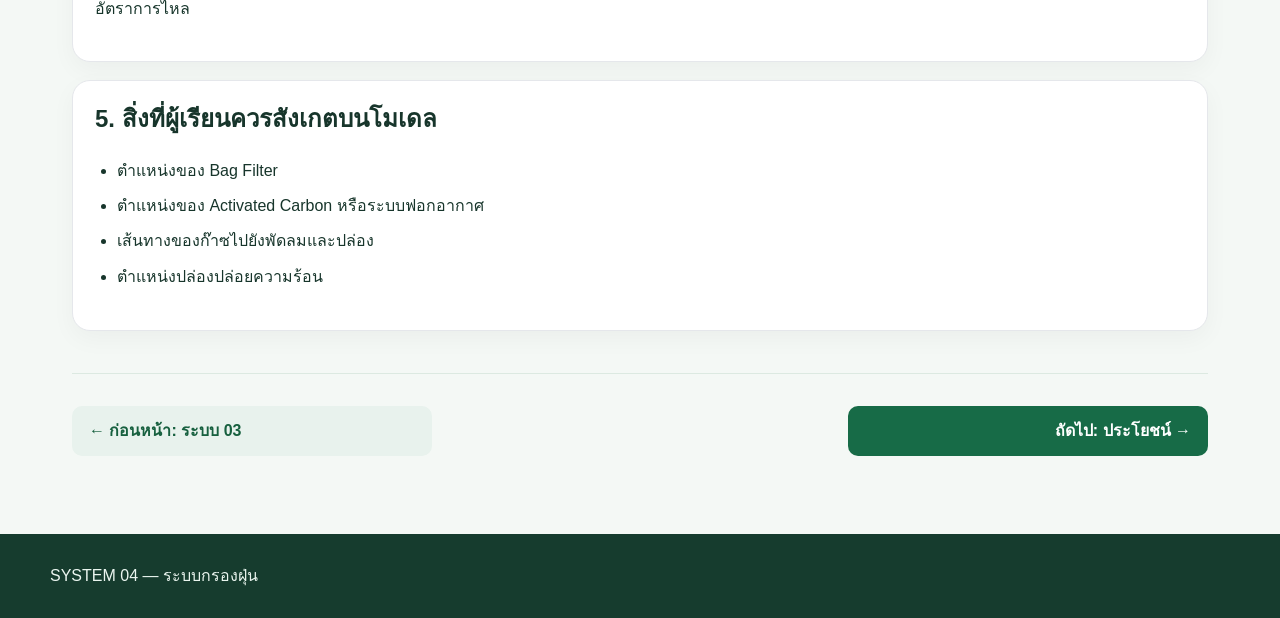
<file: system-dust.html>
<!doctype html><html lang="th"><head><meta charset="utf-8"><meta name="viewport" content="width=device-width,initial-scale=1"><title>ระบบกรองฝุ่น</title><link rel="stylesheet" href="style.css"></head><body><header><nav><div class="brand"><a href="index.html">🌱 GREEN ENERGY LEARNING</a></div><div class="navlinks"><a href="index.html">หน้าแรก</a><a href="systems.html">เนื้อหา</a><a href="benefits.html">ประโยชน์</a><a href="laws.html">กฎหมายและมาตรฐาน</a><a href="test.html">แบบทดสอบ</a></div></nav></header><main class="wrap"><span class="tag">SYSTEM 04</span><h1>ระบบกรองฝุ่น</h1><p class="lead">หลังจากกระบวนการเผาไหม้ ก๊าซไอเสียต้องผ่านการจัดการที่เหมาะสมก่อนระบายออก โดยระบบนี้เน้นการดักจับฝุ่นและการบำบัดอากาศ</p><div class="process"><div class="step">ก๊าซไอเสีย<br><small>มีฝุ่น/อนุภาค</small></div><div class="arrow">→</div><div class="step">ระบบกรอง<br><small>Bag Filter / การบำบัดอากาศ</small></div><div class="arrow">→</div><div class="step">ปล่อง<br><small>ระบายก๊าซออกสู่ภายนอก</small></div></div><div class="grid"><section class="card"><h2>Bag Filter</h2><p>Bag Filter ใช้ถุงกรองเป็นตัวดักจับฝุ่นและอนุภาคจากกระแสก๊าซ ช่วยลดฝุ่นก่อนที่ก๊าซจะเข้าสู่ขั้นตอนปลายทางของระบบ</p></section><section class="card"><h2>Activated Carbon</h2><p>ถ่านกัมมันต์มีพื้นที่ผิวสูงและสามารถนำมาใช้ในการบำบัดอากาศเพื่อช่วยดูดซับสารบางชนิดและลดกลิ่น/มลพิษตามการออกแบบระบบ</p></section></div><section class="card" style="margin-top:20px"><h2>ปล่องและการไหลของก๊าซ</h2><p>ปล่องเป็นโครงสร้างแนวตั้งสำหรับระบายก๊าซไอเสีย ส่วนการวัดการไหลของก๊าซในปล่องสามารถใช้เครื่องมือวัดอัตราการไหลเพื่อช่วยติดตามการทำงานของระบบ</p></section><section class="lesson" style="margin-top:20px"><section class="lesson-section"><h2>1. ทำไมต้องควบคุมก๊าซและฝุ่น?</h2><p>ก๊าซจากกระบวนการเผาไหม้อาจมีฝุ่นละอองและสารอื่น ๆ ปะปนอยู่ ระบบกรองฝุ่นและระบบฟอกอากาศจึงมีหน้าที่ช่วยลดสิ่งที่ไม่ต้องการก่อนปล่อยก๊าซออกสู่บรรยากาศ</p></section><section class="lesson-section"><h2>2. Bag Filter</h2><p>Bag Filter เป็นอุปกรณ์ดักจับฝุ่นหรืออนุภาคในกระแสก๊าซ โดยให้ก๊าซผ่านวัสดุกรองและกักอนุภาคไว้ แนวคิดนี้ช่วยให้ผู้เรียนเห็นว่าการควบคุมฝุ่นไม่ได้เกิดขึ้นที่ปล่องเพียงจุดเดียว แต่ต้องมีอุปกรณ์จัดการก่อนถึงปลายทาง</p></section><section class="lesson-section"><h2>3. Activated Carbon</h2><p>Activated Carbon มีพื้นที่ผิวสูงและถูกนำไปใช้ในการดูดซับสารบางชนิดในงานบำบัดอากาศและกลิ่น ในบริบทของสื่อการเรียนรู้ ส่วนนี้ช่วยให้เห็นความแตกต่างระหว่างการดักจับฝุ่นด้วยตัวกรองกับการใช้วัสดุดูดซับเพื่อจัดการสารบางประเภท</p></section><section class="lesson-section"><h2>4. ปล่องและการวัดการไหล</h2><div class="flow-long"><div class="flow-box">ก๊าซจากกระบวนการ<small>มาจากส่วนเผาไหม้</small></div><div class="flow-box">ระบบกรอง/ฟอก<small>ลดฝุ่นและสิ่งปนเปื้อน</small></div><div class="flow-box">พัดลมดูดไออากาศ<small>ช่วยขับเคลื่อนกระแสก๊าซ</small></div><div class="flow-box">ปล่อง<small>ระบายก๊าซออก</small></div></div><p>Stack Flow Meter เป็นอุปกรณ์ที่ใช้วัดการไหลของก๊าซในปล่อง แนวคิดพื้นฐานคือการนำค่าความเร็วของก๊าซและพื้นที่หน้าตัดมาพิจารณาร่วมกันเพื่อประเมินอัตราการไหล</p></section><section class="lesson-section"><h2>5. สิ่งที่ผู้เรียนควรสังเกตบนโมเดล</h2><ul><li>ตำแหน่งของ Bag Filter</li><li>ตำแหน่งของ Activated Carbon หรือระบบฟอกอากาศ</li><li>เส้นทางของก๊าซไปยังพัดลมและปล่อง</li><li>ตำแหน่งปล่องปล่อยความร้อน</li></ul></section></section><div class="page-nav"><a class="btn secondary" href="system-incinerator.html">← ก่อนหน้า: ระบบ 03</a><a class="btn next" href="benefits.html">ถัดไป: ประโยชน์ →</a></div></main><a class="btn floating-next" href="model.html">หน้าถัดไป →</a><footer><div class="footer-inner">SYSTEM 04 — ระบบกรองฝุ่น</div></footer></body></html>
</file>
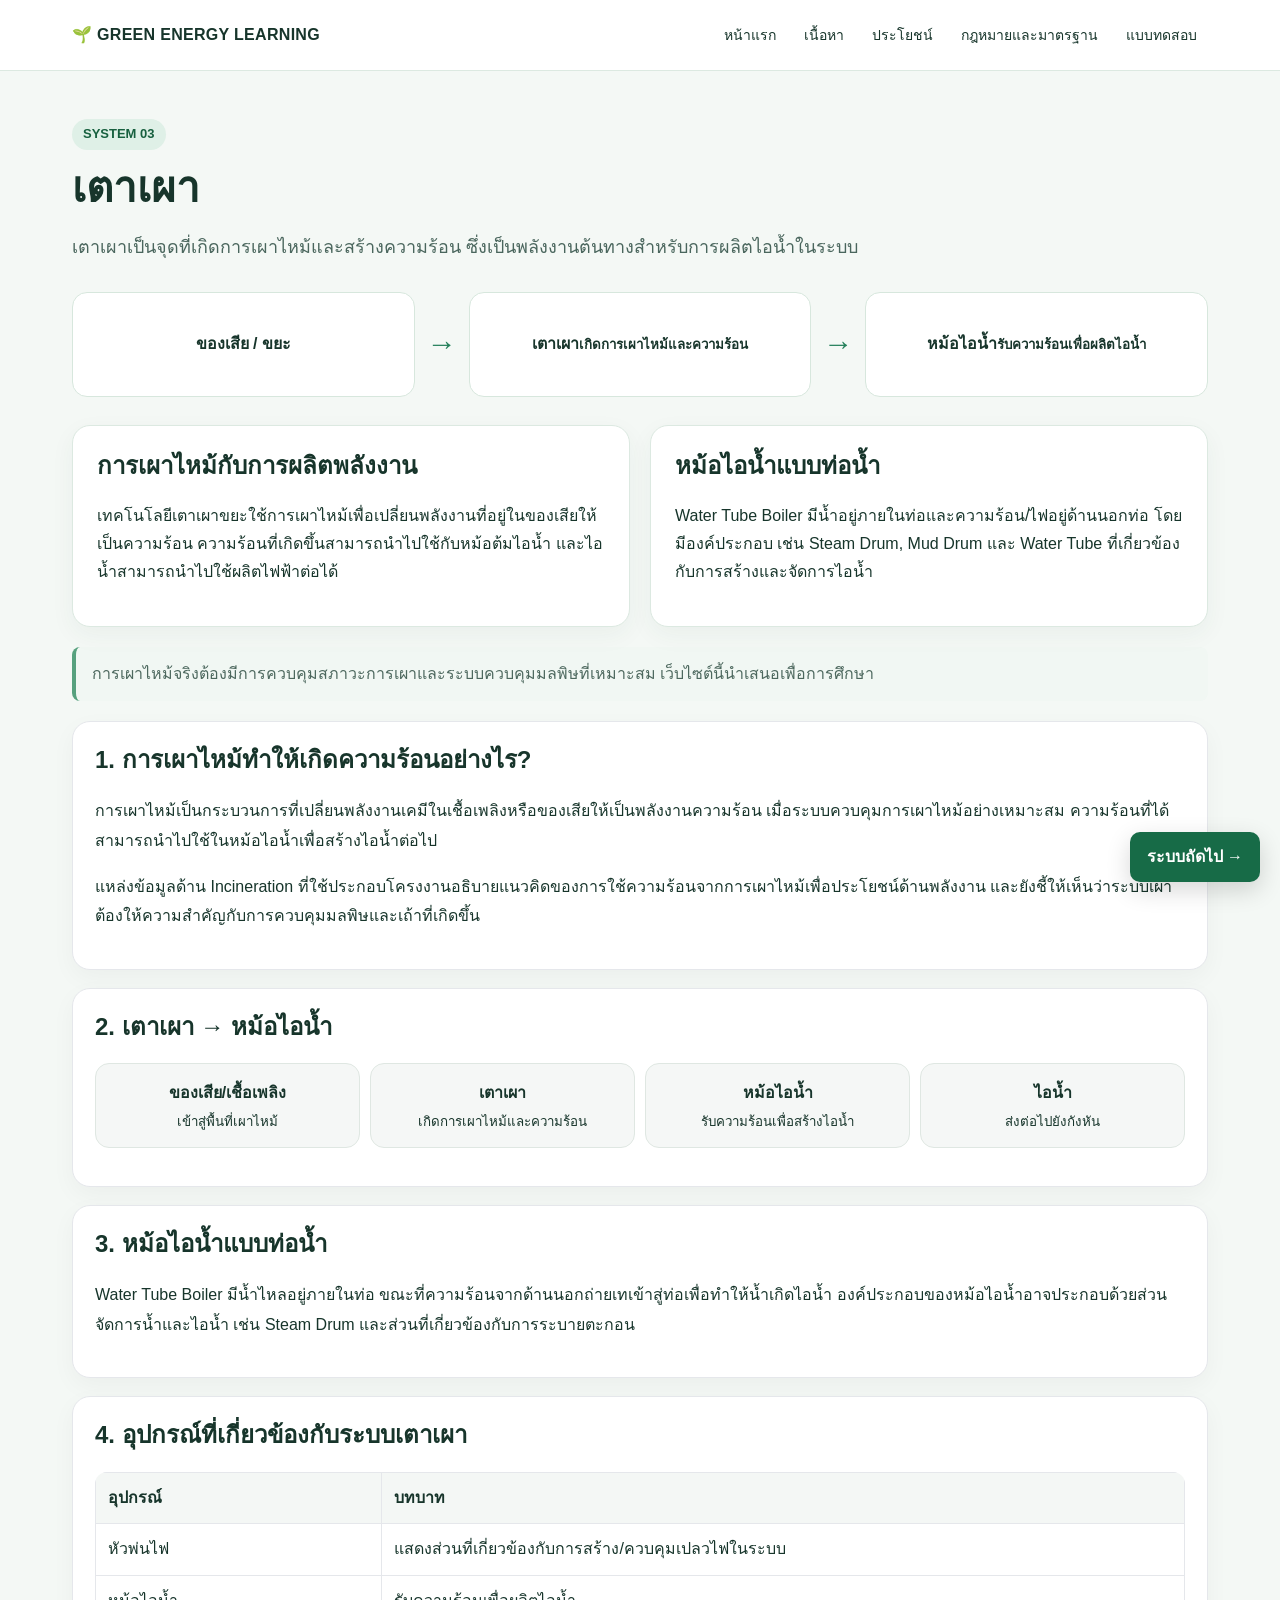
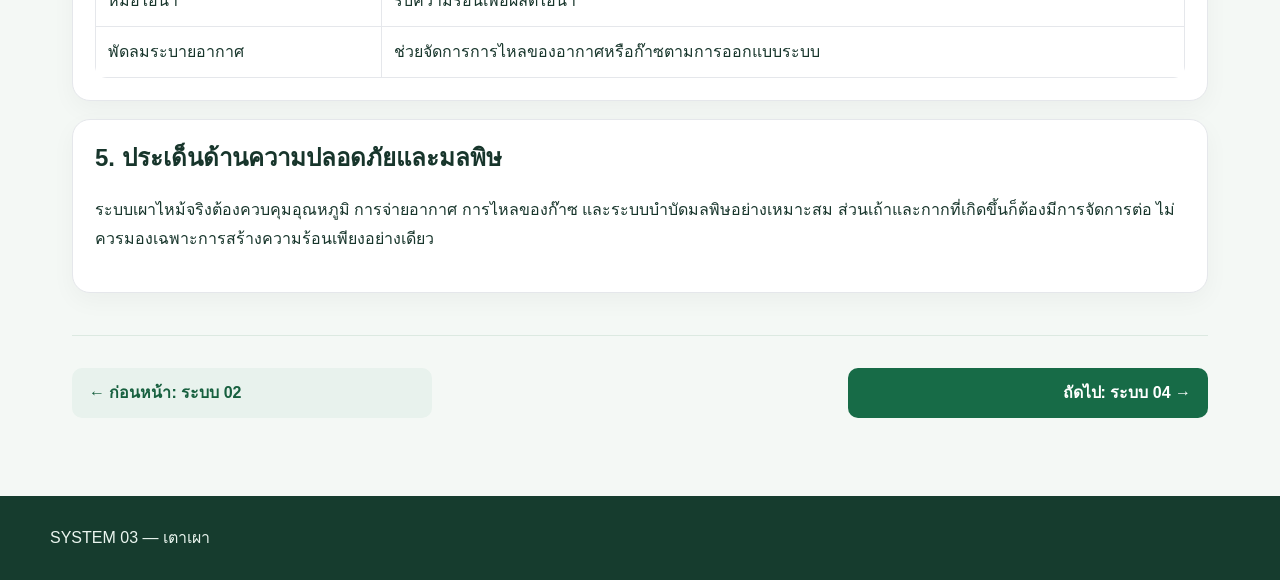
<file: system-incinerator.html>
<!doctype html><html lang="th"><head><meta charset="utf-8"><meta name="viewport" content="width=device-width,initial-scale=1"><title>เตาเผา</title><link rel="stylesheet" href="style.css"></head><body><header><nav><div class="brand"><a href="index.html">🌱 GREEN ENERGY LEARNING</a></div><div class="navlinks"><a href="index.html">หน้าแรก</a><a href="systems.html">เนื้อหา</a><a href="benefits.html">ประโยชน์</a><a href="laws.html">กฎหมายและมาตรฐาน</a><a href="test.html">แบบทดสอบ</a></div></nav></header><main class="wrap"><span class="tag">SYSTEM 03</span><h1>เตาเผา</h1><p class="lead">เตาเผาเป็นจุดที่เกิดการเผาไหม้และสร้างความร้อน ซึ่งเป็นพลังงานต้นทางสำหรับการผลิตไอน้ำในระบบ</p><div class="process"><div class="step">ของเสีย / ขยะ</div><div class="arrow">→</div><div class="step">เตาเผา<br><small>เกิดการเผาไหม้และความร้อน</small></div><div class="arrow">→</div><div class="step">หม้อไอน้ำ<br><small>รับความร้อนเพื่อผลิตไอน้ำ</small></div></div><div class="grid"><section class="card"><h2>การเผาไหม้กับการผลิตพลังงาน</h2><p>เทคโนโลยีเตาเผาขยะใช้การเผาไหม้เพื่อเปลี่ยนพลังงานที่อยู่ในของเสียให้เป็นความร้อน ความร้อนที่เกิดขึ้นสามารถนำไปใช้กับหม้อต้มไอน้ำ และไอน้ำสามารถนำไปใช้ผลิตไฟฟ้าต่อได้</p></section><section class="card"><h2>หม้อไอน้ำแบบท่อน้ำ</h2><p>Water Tube Boiler มีน้ำอยู่ภายในท่อและความร้อน/ไฟอยู่ด้านนอกท่อ โดยมีองค์ประกอบ เช่น Steam Drum, Mud Drum และ Water Tube ที่เกี่ยวข้องกับการสร้างและจัดการไอน้ำ</p></section></div><p class="note" style="margin-top:20px">การเผาไหม้จริงต้องมีการควบคุมสภาวะการเผาและระบบควบคุมมลพิษที่เหมาะสม เว็บไซต์นี้นำเสนอเพื่อการศึกษา</p><section class="lesson" style="margin-top:20px"><section class="lesson-section"><h2>1. การเผาไหม้ทำให้เกิดความร้อนอย่างไร?</h2><p>การเผาไหม้เป็นกระบวนการที่เปลี่ยนพลังงานเคมีในเชื้อเพลิงหรือของเสียให้เป็นพลังงานความร้อน เมื่อระบบควบคุมการเผาไหม้อย่างเหมาะสม ความร้อนที่ได้สามารถนำไปใช้ในหม้อไอน้ำเพื่อสร้างไอน้ำต่อไป</p><p>แหล่งข้อมูลด้าน Incineration ที่ใช้ประกอบโครงงานอธิบายแนวคิดของการใช้ความร้อนจากการเผาไหม้เพื่อประโยชน์ด้านพลังงาน และยังชี้ให้เห็นว่าระบบเผาต้องให้ความสำคัญกับการควบคุมมลพิษและเถ้าที่เกิดขึ้น</p></section><section class="lesson-section"><h2>2. เตาเผา → หม้อไอน้ำ</h2><div class="flow-long"><div class="flow-box">ของเสีย/เชื้อเพลิง<small>เข้าสู่พื้นที่เผาไหม้</small></div><div class="flow-box">เตาเผา<small>เกิดการเผาไหม้และความร้อน</small></div><div class="flow-box">หม้อไอน้ำ<small>รับความร้อนเพื่อสร้างไอน้ำ</small></div><div class="flow-box">ไอน้ำ<small>ส่งต่อไปยังกังหัน</small></div></div></section><section class="lesson-section"><h2>3. หม้อไอน้ำแบบท่อน้ำ</h2><p>Water Tube Boiler มีน้ำไหลอยู่ภายในท่อ ขณะที่ความร้อนจากด้านนอกถ่ายเทเข้าสู่ท่อเพื่อทำให้น้ำเกิดไอน้ำ องค์ประกอบของหม้อไอน้ำอาจประกอบด้วยส่วนจัดการน้ำและไอน้ำ เช่น Steam Drum และส่วนที่เกี่ยวข้องกับการระบายตะกอน</p></section><section class="lesson-section"><h2>4. อุปกรณ์ที่เกี่ยวข้องกับระบบเตาเผา</h2><table class="info-table"><tr><th>อุปกรณ์</th><th>บทบาท</th></tr><tr><td>หัวพ่นไฟ</td><td>แสดงส่วนที่เกี่ยวข้องกับการสร้าง/ควบคุมเปลวไฟในระบบ</td></tr><tr><td>หม้อไอน้ำ</td><td>รับความร้อนเพื่อผลิตไอน้ำ</td></tr><tr><td>พัดลมระบายอากาศ</td><td>ช่วยจัดการการไหลของอากาศหรือก๊าซตามการออกแบบระบบ</td></tr></table></section><section class="lesson-section"><h2>5. ประเด็นด้านความปลอดภัยและมลพิษ</h2><p>ระบบเผาไหม้จริงต้องควบคุมอุณหภูมิ การจ่ายอากาศ การไหลของก๊าซ และระบบบำบัดมลพิษอย่างเหมาะสม ส่วนเถ้าและกากที่เกิดขึ้นก็ต้องมีการจัดการต่อ ไม่ควรมองเฉพาะการสร้างความร้อนเพียงอย่างเดียว</p></section></section><div class="page-nav"><a class="btn secondary" href="system-steam.html">← ก่อนหน้า: ระบบ 02</a><a class="btn next" href="system-dust.html">ถัดไป: ระบบ 04 →</a></div></main><a class="btn floating-next" href="system-dust.html">ระบบถัดไป →</a><footer><div class="footer-inner">SYSTEM 03 — เตาเผา</div></footer></body></html>
</file>
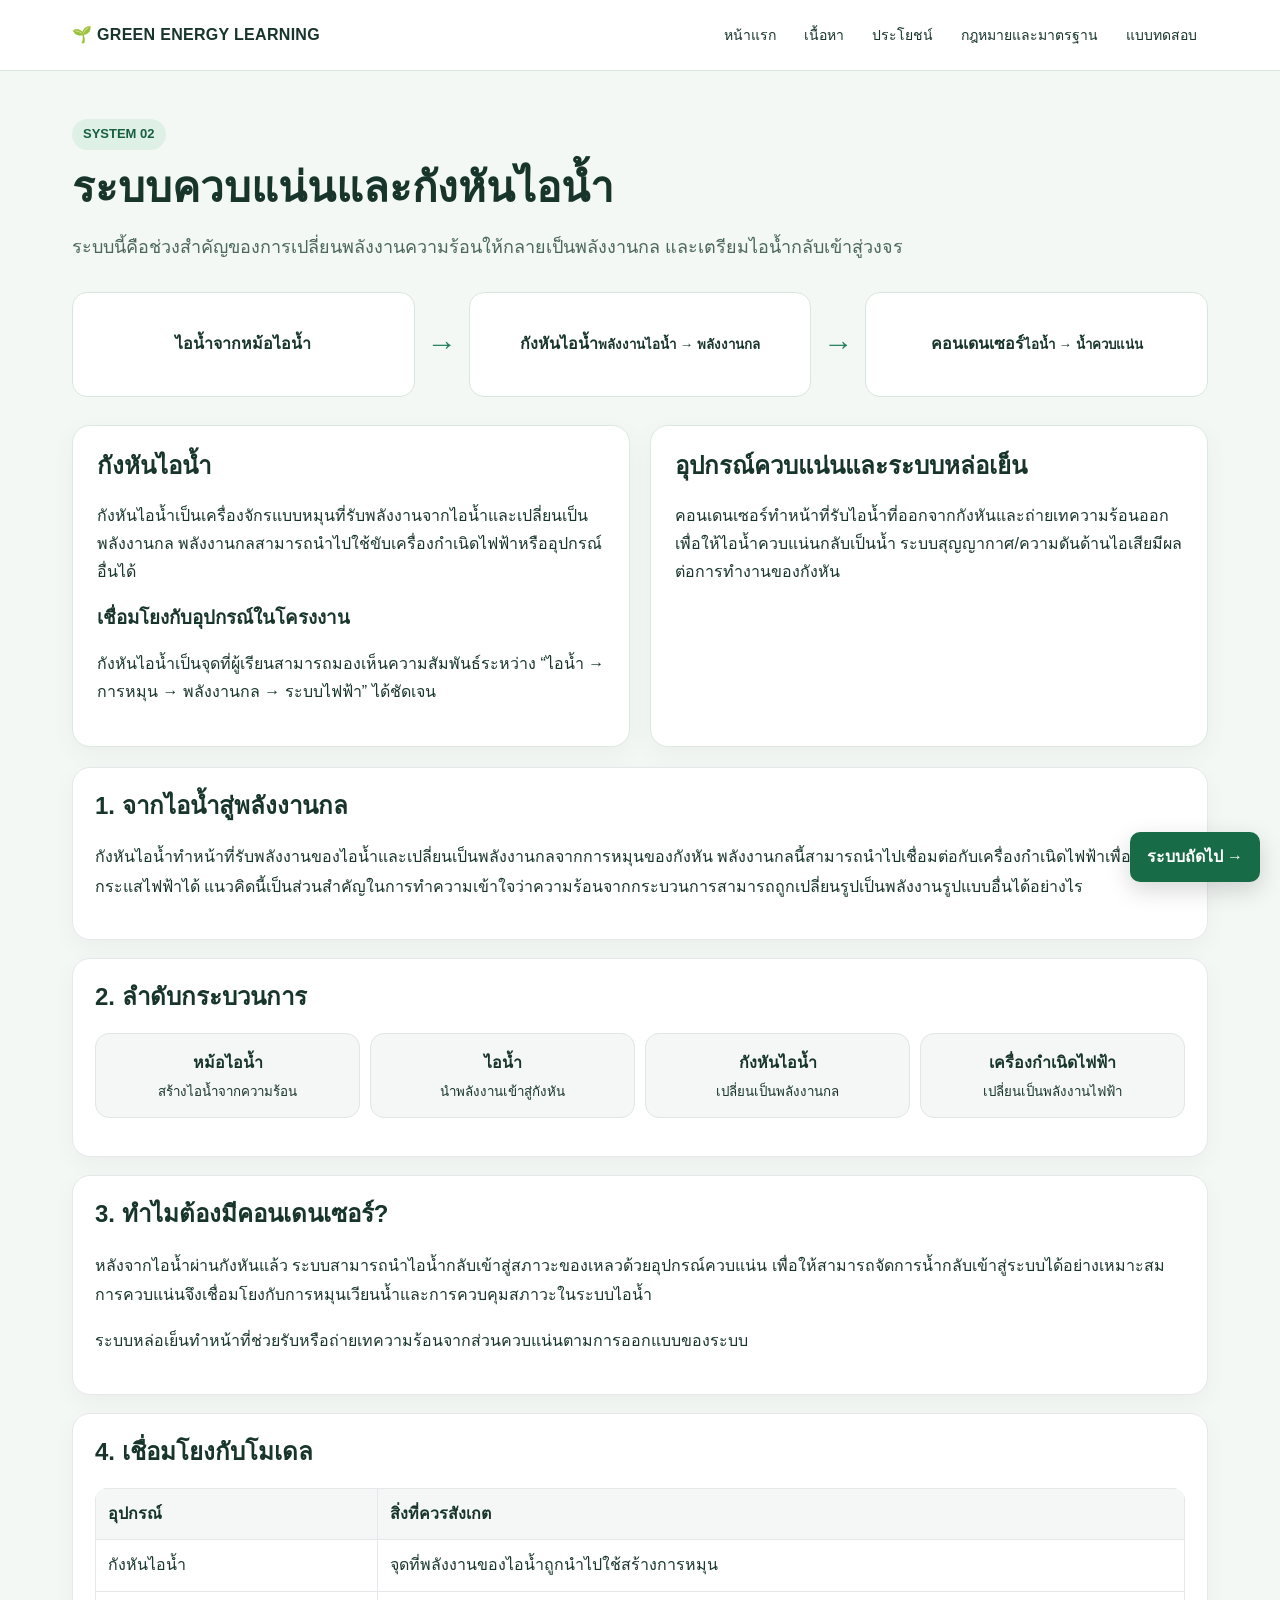
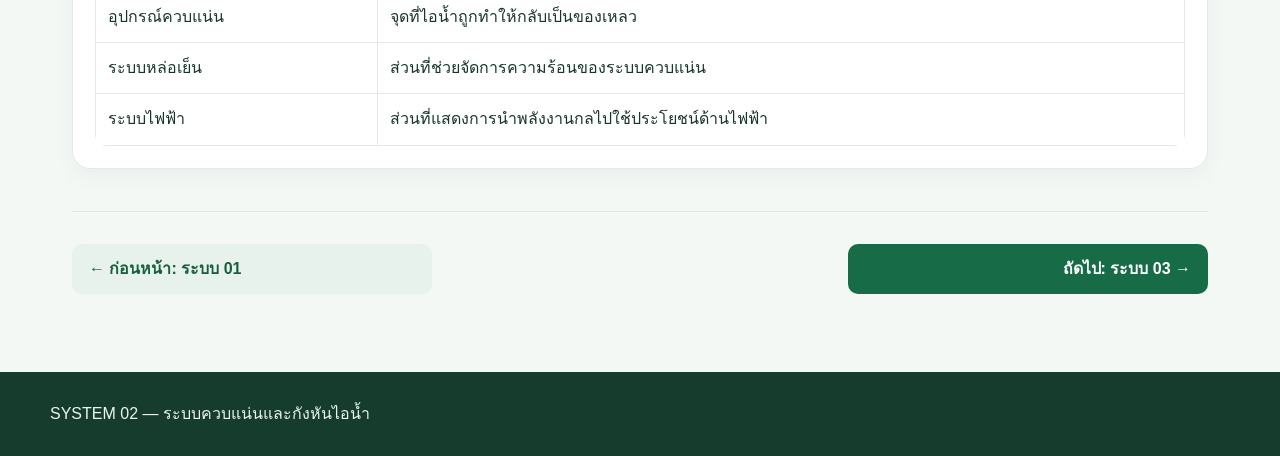
<file: system-steam.html>
<!doctype html><html lang="th"><head><meta charset="utf-8"><meta name="viewport" content="width=device-width,initial-scale=1"><title>ระบบควบแน่นและกังหันไอน้ำ</title><link rel="stylesheet" href="style.css"></head><body><header><nav><div class="brand"><a href="index.html">🌱 GREEN ENERGY LEARNING</a></div><div class="navlinks"><a href="index.html">หน้าแรก</a><a href="systems.html">เนื้อหา</a><a href="benefits.html">ประโยชน์</a><a href="laws.html">กฎหมายและมาตรฐาน</a><a href="test.html">แบบทดสอบ</a></div></nav></header><main class="wrap"><span class="tag">SYSTEM 02</span><h1>ระบบควบแน่นและกังหันไอน้ำ</h1><p class="lead">ระบบนี้คือช่วงสำคัญของการเปลี่ยนพลังงานความร้อนให้กลายเป็นพลังงานกล และเตรียมไอน้ำกลับเข้าสู่วงจร</p><div class="process"><div class="step">ไอน้ำจากหม้อไอน้ำ</div><div class="arrow">→</div><div class="step">กังหันไอน้ำ<br><small>พลังงานไอน้ำ → พลังงานกล</small></div><div class="arrow">→</div><div class="step">คอนเดนเซอร์<br><small>ไอน้ำ → น้ำควบแน่น</small></div></div><div class="grid"><section class="card"><h2>กังหันไอน้ำ</h2><p>กังหันไอน้ำเป็นเครื่องจักรแบบหมุนที่รับพลังงานจากไอน้ำและเปลี่ยนเป็นพลังงานกล พลังงานกลสามารถนำไปใช้ขับเครื่องกำเนิดไฟฟ้าหรืออุปกรณ์อื่นได้</p><h3>เชื่อมโยงกับอุปกรณ์ในโครงงาน</h3><p>กังหันไอน้ำเป็นจุดที่ผู้เรียนสามารถมองเห็นความสัมพันธ์ระหว่าง “ไอน้ำ → การหมุน → พลังงานกล → ระบบไฟฟ้า” ได้ชัดเจน</p></section><section class="card"><h2>อุปกรณ์ควบแน่นและระบบหล่อเย็น</h2><p>คอนเดนเซอร์ทำหน้าที่รับไอน้ำที่ออกจากกังหันและถ่ายเทความร้อนออกเพื่อให้ไอน้ำควบแน่นกลับเป็นน้ำ ระบบสุญญากาศ/ความดันด้านไอเสียมีผลต่อการทำงานของกังหัน</p></section></div><section class="lesson" style="margin-top:20px"><section class="lesson-section"><h2>1. จากไอน้ำสู่พลังงานกล</h2><p>กังหันไอน้ำทำหน้าที่รับพลังงานของไอน้ำและเปลี่ยนเป็นพลังงานกลจากการหมุนของกังหัน พลังงานกลนี้สามารถนำไปเชื่อมต่อกับเครื่องกำเนิดไฟฟ้าเพื่อผลิตกระแสไฟฟ้าได้ แนวคิดนี้เป็นส่วนสำคัญในการทำความเข้าใจว่าความร้อนจากกระบวนการสามารถถูกเปลี่ยนรูปเป็นพลังงานรูปแบบอื่นได้อย่างไร</p></section><section class="lesson-section"><h2>2. ลำดับกระบวนการ</h2><div class="flow-long"><div class="flow-box">หม้อไอน้ำ<small>สร้างไอน้ำจากความร้อน</small></div><div class="flow-box">ไอน้ำ<small>นำพลังงานเข้าสู่กังหัน</small></div><div class="flow-box">กังหันไอน้ำ<small>เปลี่ยนเป็นพลังงานกล</small></div><div class="flow-box">เครื่องกำเนิดไฟฟ้า<small>เปลี่ยนเป็นพลังงานไฟฟ้า</small></div></div></section><section class="lesson-section"><h2>3. ทำไมต้องมีคอนเดนเซอร์?</h2><p>หลังจากไอน้ำผ่านกังหันแล้ว ระบบสามารถนำไอน้ำกลับเข้าสู่สภาวะของเหลวด้วยอุปกรณ์ควบแน่น เพื่อให้สามารถจัดการน้ำกลับเข้าสู่ระบบได้อย่างเหมาะสม การควบแน่นจึงเชื่อมโยงกับการหมุนเวียนน้ำและการควบคุมสภาวะในระบบไอน้ำ</p><p>ระบบหล่อเย็นทำหน้าที่ช่วยรับหรือถ่ายเทความร้อนจากส่วนควบแน่นตามการออกแบบของระบบ</p></section><section class="lesson-section"><h2>4. เชื่อมโยงกับโมเดล</h2><table class="info-table"><tr><th>อุปกรณ์</th><th>สิ่งที่ควรสังเกต</th></tr><tr><td>กังหันไอน้ำ</td><td>จุดที่พลังงานของไอน้ำถูกนำไปใช้สร้างการหมุน</td></tr><tr><td>อุปกรณ์ควบแน่น</td><td>จุดที่ไอน้ำถูกทำให้กลับเป็นของเหลว</td></tr><tr><td>ระบบหล่อเย็น</td><td>ส่วนที่ช่วยจัดการความร้อนของระบบควบแน่น</td></tr><tr><td>ระบบไฟฟ้า</td><td>ส่วนที่แสดงการนำพลังงานกลไปใช้ประโยชน์ด้านไฟฟ้า</td></tr></table></section></section><div class="page-nav"><a class="btn secondary" href="system-wastewater.html">← ก่อนหน้า: ระบบ 01</a><a class="btn next" href="system-incinerator.html">ถัดไป: ระบบ 03 →</a></div></main><a class="btn floating-next" href="system-incinerator.html">ระบบถัดไป →</a><footer><div class="footer-inner">SYSTEM 02 — ระบบควบแน่นและกังหันไอน้ำ</div></footer></body></html>
</file>
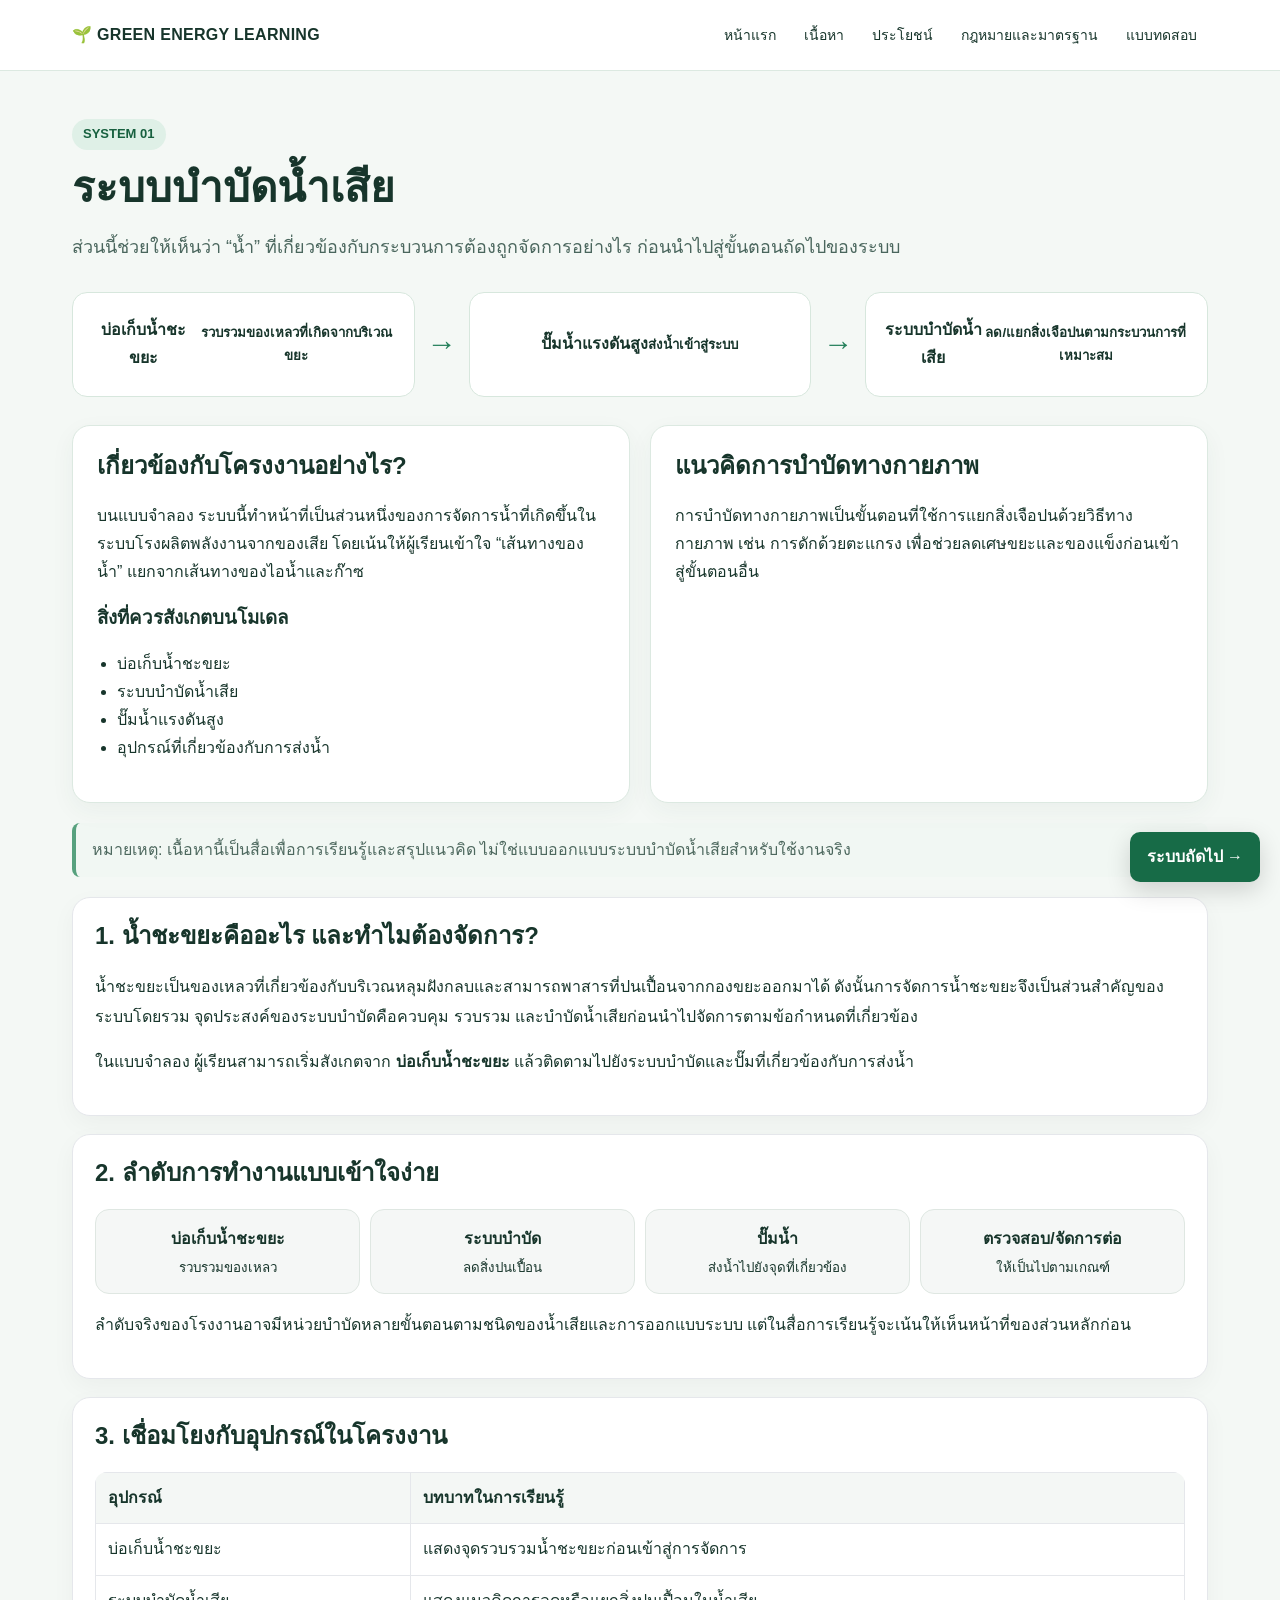
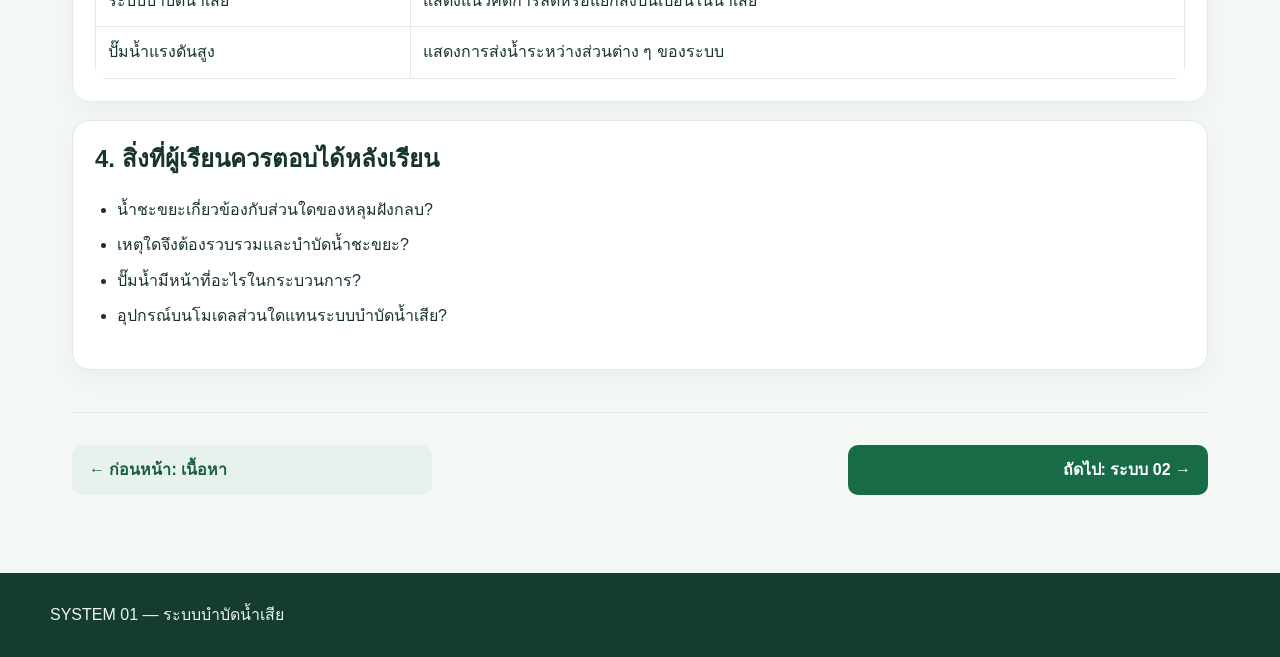
<file: system-wastewater.html>
<!doctype html><html lang="th"><head><meta charset="utf-8"><meta name="viewport" content="width=device-width,initial-scale=1"><title>ระบบบำบัดน้ำเสีย</title><link rel="stylesheet" href="style.css"></head><body><header><nav><div class="brand"><a href="index.html">🌱 GREEN ENERGY LEARNING</a></div><div class="navlinks"><a href="index.html">หน้าแรก</a><a href="systems.html">เนื้อหา</a><a href="benefits.html">ประโยชน์</a><a href="laws.html">กฎหมายและมาตรฐาน</a><a href="test.html">แบบทดสอบ</a></div></nav></header><main class="wrap"><span class="tag">SYSTEM 01</span><h1>ระบบบำบัดน้ำเสีย</h1><p class="lead">ส่วนนี้ช่วยให้เห็นว่า “น้ำ” ที่เกี่ยวข้องกับกระบวนการต้องถูกจัดการอย่างไร ก่อนนำไปสู่ขั้นตอนถัดไปของระบบ</p><div class="process"><div class="step">บ่อเก็บน้ำชะขยะ<br><small>รวบรวมของเหลวที่เกิดจากบริเวณขยะ</small></div><div class="arrow">→</div><div class="step">ปั๊มน้ำแรงดันสูง<br><small>ส่งน้ำเข้าสู่ระบบ</small></div><div class="arrow">→</div><div class="step">ระบบบำบัดน้ำเสีย<br><small>ลด/แยกสิ่งเจือปนตามกระบวนการที่เหมาะสม</small></div></div><div class="grid"><section class="card"><h2>เกี่ยวข้องกับโครงงานอย่างไร?</h2><p>บนแบบจำลอง ระบบนี้ทำหน้าที่เป็นส่วนหนึ่งของการจัดการน้ำที่เกิดขึ้นในระบบโรงผลิตพลังงานจากของเสีย โดยเน้นให้ผู้เรียนเข้าใจ “เส้นทางของน้ำ” แยกจากเส้นทางของไอน้ำและก๊าซ</p><h3>สิ่งที่ควรสังเกตบนโมเดล</h3><ul class="info-list"><li>บ่อเก็บน้ำชะขยะ</li><li>ระบบบำบัดน้ำเสีย</li><li>ปั๊มน้ำแรงดันสูง</li><li>อุปกรณ์ที่เกี่ยวข้องกับการส่งน้ำ</li></ul></section><section class="card"><h2>แนวคิดการบำบัดทางกายภาพ</h2><p>การบำบัดทางกายภาพเป็นขั้นตอนที่ใช้การแยกสิ่งเจือปนด้วยวิธีทางกายภาพ เช่น การดักด้วยตะแกรง เพื่อช่วยลดเศษขยะและของแข็งก่อนเข้าสู่ขั้นตอนอื่น</p></section></div><p class="note" style="margin-top:20px">หมายเหตุ: เนื้อหานี้เป็นสื่อเพื่อการเรียนรู้และสรุปแนวคิด ไม่ใช่แบบออกแบบระบบบำบัดน้ำเสียสำหรับใช้งานจริง</p><section class="lesson" style="margin-top:20px"><section class="lesson-section"><h2>1. น้ำชะขยะคืออะไร และทำไมต้องจัดการ?</h2><p>น้ำชะขยะเป็นของเหลวที่เกี่ยวข้องกับบริเวณหลุมฝังกลบและสามารถพาสารที่ปนเปื้อนจากกองขยะออกมาได้ ดังนั้นการจัดการน้ำชะขยะจึงเป็นส่วนสำคัญของระบบโดยรวม จุดประสงค์ของระบบบำบัดคือควบคุม รวบรวม และบำบัดน้ำเสียก่อนนำไปจัดการตามข้อกำหนดที่เกี่ยวข้อง</p><p>ในแบบจำลอง ผู้เรียนสามารถเริ่มสังเกตจาก <strong>บ่อเก็บน้ำชะขยะ</strong> แล้วติดตามไปยังระบบบำบัดและปั๊มที่เกี่ยวข้องกับการส่งน้ำ</p></section><section class="lesson-section"><h2>2. ลำดับการทำงานแบบเข้าใจง่าย</h2><div class="flow-long"><div class="flow-box">บ่อเก็บน้ำชะขยะ<small>รวบรวมของเหลว</small></div><div class="flow-box">ระบบบำบัด<small>ลดสิ่งปนเปื้อน</small></div><div class="flow-box">ปั๊มน้ำ<small>ส่งน้ำไปยังจุดที่เกี่ยวข้อง</small></div><div class="flow-box">ตรวจสอบ/จัดการต่อ<small>ให้เป็นไปตามเกณฑ์</small></div></div><p>ลำดับจริงของโรงงานอาจมีหน่วยบำบัดหลายขั้นตอนตามชนิดของน้ำเสียและการออกแบบระบบ แต่ในสื่อการเรียนรู้จะเน้นให้เห็นหน้าที่ของส่วนหลักก่อน</p></section><section class="lesson-section"><h2>3. เชื่อมโยงกับอุปกรณ์ในโครงงาน</h2><table class="info-table"><tr><th>อุปกรณ์</th><th>บทบาทในการเรียนรู้</th></tr><tr><td>บ่อเก็บน้ำชะขยะ</td><td>แสดงจุดรวบรวมน้ำชะขยะก่อนเข้าสู่การจัดการ</td></tr><tr><td>ระบบบำบัดน้ำเสีย</td><td>แสดงแนวคิดการลดหรือแยกสิ่งปนเปื้อนในน้ำเสีย</td></tr><tr><td>ปั๊มน้ำแรงดันสูง</td><td>แสดงการส่งน้ำระหว่างส่วนต่าง ๆ ของระบบ</td></tr></table></section><section class="lesson-section"><h2>4. สิ่งที่ผู้เรียนควรตอบได้หลังเรียน</h2><ul><li>น้ำชะขยะเกี่ยวข้องกับส่วนใดของหลุมฝังกลบ?</li><li>เหตุใดจึงต้องรวบรวมและบำบัดน้ำชะขยะ?</li><li>ปั๊มน้ำมีหน้าที่อะไรในกระบวนการ?</li><li>อุปกรณ์บนโมเดลส่วนใดแทนระบบบำบัดน้ำเสีย?</li></ul></section></section><div class="page-nav"><a class="btn secondary" href="systems.html">← ก่อนหน้า: เนื้อหา</a><a class="btn next" href="system-steam.html">ถัดไป: ระบบ 02 →</a></div></main><a class="btn floating-next" href="system-steam.html">ระบบถัดไป →</a><footer><div class="footer-inner">SYSTEM 01 — ระบบบำบัดน้ำเสีย</div></footer></body></html>
</file>
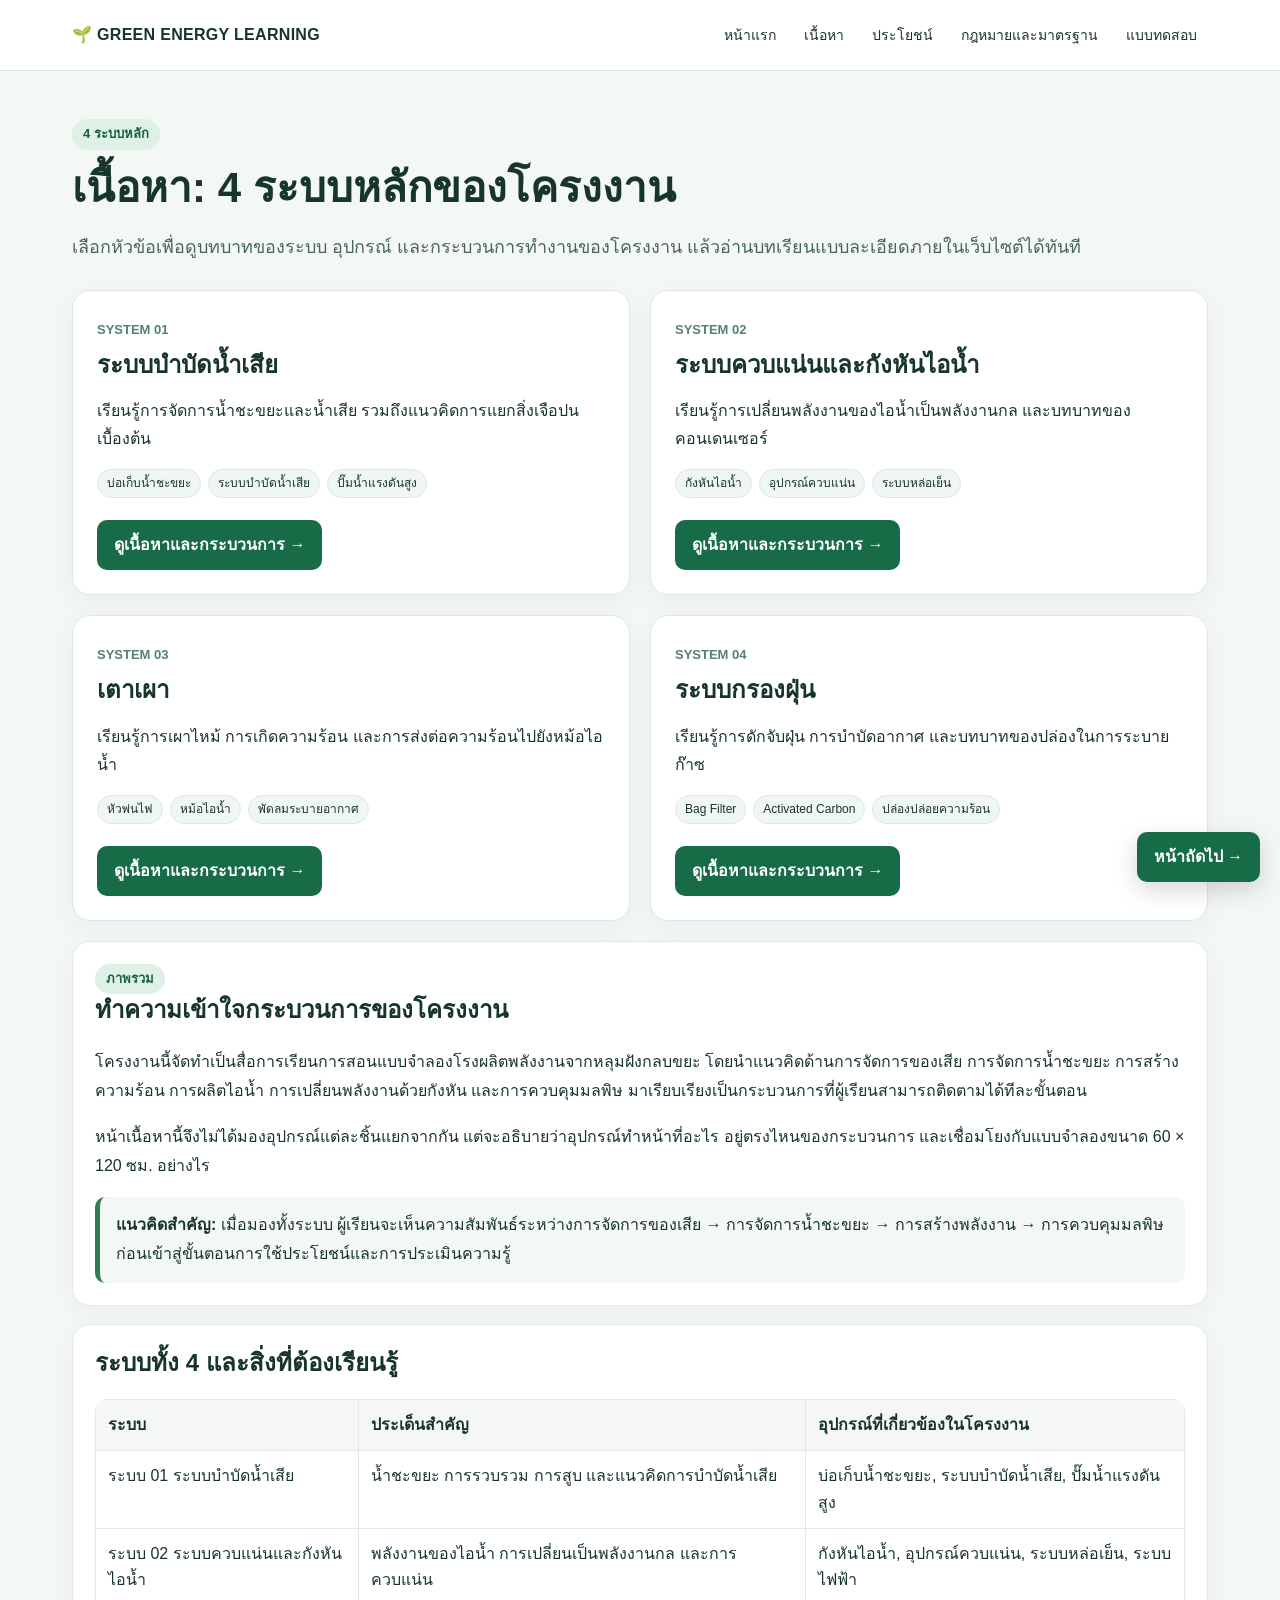
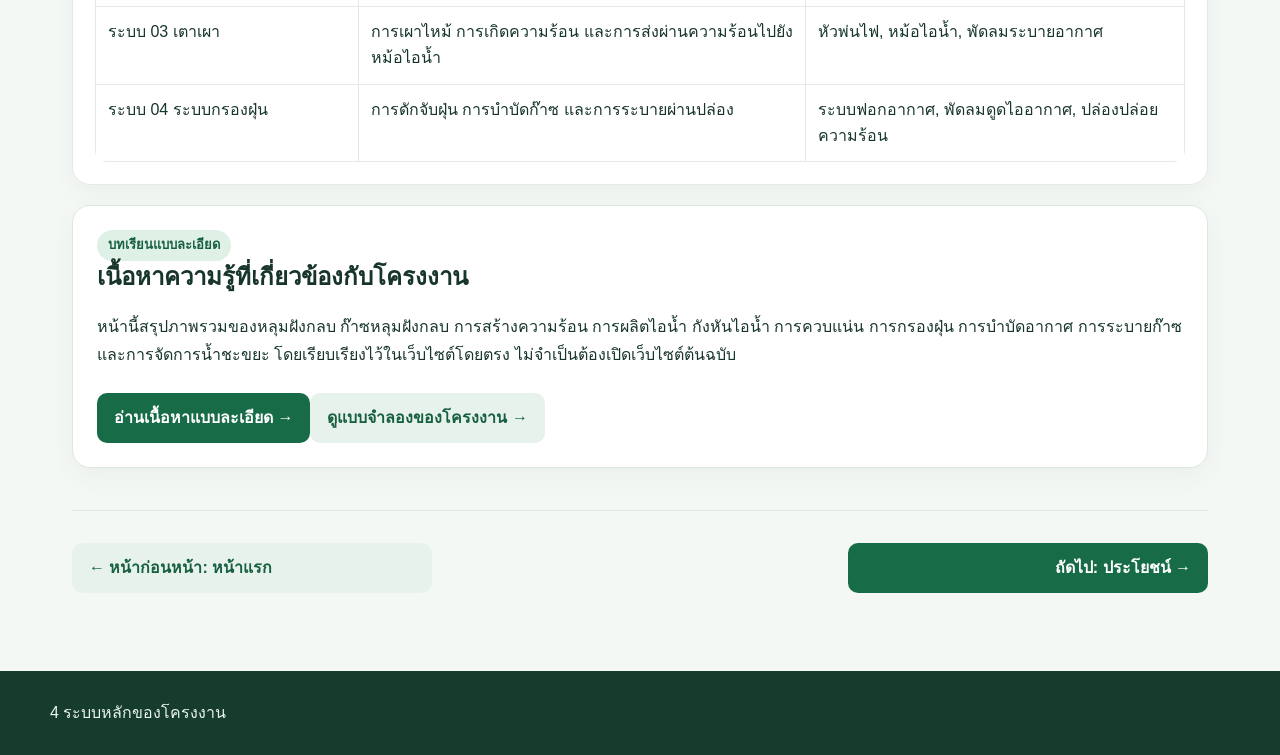
<file: systems.html>
<!doctype html><html lang="th"><head><meta charset="utf-8"><meta name="viewport" content="width=device-width,initial-scale=1"><title>4 ระบบหลัก</title><link rel="stylesheet" href="style.css"></head><body><header><nav><div class="brand"><a href="index.html">🌱 GREEN ENERGY LEARNING</a></div><div class="navlinks"><a href="index.html">หน้าแรก</a><a href="systems.html">เนื้อหา</a><a href="benefits.html">ประโยชน์</a><a href="laws.html">กฎหมายและมาตรฐาน</a><a href="test.html">แบบทดสอบ</a></div></nav></header><main class="wrap"><div class="title-row"><span class="tag">4 ระบบหลัก</span><h1>เนื้อหา: 4 ระบบหลักของโครงงาน</h1><p class="lead">เลือกหัวข้อเพื่อดูบทบาทของระบบ อุปกรณ์ และกระบวนการทำงานของโครงงาน แล้วอ่านบทเรียนแบบละเอียดภายในเว็บไซต์ได้ทันที</p></div><div class="grid"><a class="card system-card" href="system-wastewater.html"><span class="system-number">SYSTEM 01</span><h2>ระบบบำบัดน้ำเสีย</h2><p>เรียนรู้การจัดการน้ำชะขยะและน้ำเสีย รวมถึงแนวคิดการแยกสิ่งเจือปนเบื้องต้น</p><div class="chips"><span class="chip">บ่อเก็บน้ำชะขยะ</span><span class="chip">ระบบบำบัดน้ำเสีย</span><span class="chip">ปั๊มน้ำแรงดันสูง</span></div><span class="btn">ดูเนื้อหาและกระบวนการ →</span></a><a class="card system-card" href="system-steam.html"><span class="system-number">SYSTEM 02</span><h2>ระบบควบแน่นและกังหันไอน้ำ</h2><p>เรียนรู้การเปลี่ยนพลังงานของไอน้ำเป็นพลังงานกล และบทบาทของคอนเดนเซอร์</p><div class="chips"><span class="chip">กังหันไอน้ำ</span><span class="chip">อุปกรณ์ควบแน่น</span><span class="chip">ระบบหล่อเย็น</span></div><span class="btn">ดูเนื้อหาและกระบวนการ →</span></a><a class="card system-card" href="system-incinerator.html"><span class="system-number">SYSTEM 03</span><h2>เตาเผา</h2><p>เรียนรู้การเผาไหม้ การเกิดความร้อน และการส่งต่อความร้อนไปยังหม้อไอน้ำ</p><div class="chips"><span class="chip">หัวพ่นไฟ</span><span class="chip">หม้อไอน้ำ</span><span class="chip">พัดลมระบายอากาศ</span></div><span class="btn">ดูเนื้อหาและกระบวนการ →</span></a><a class="card system-card" href="system-dust.html"><span class="system-number">SYSTEM 04</span><h2>ระบบกรองฝุ่น</h2><p>เรียนรู้การดักจับฝุ่น การบำบัดอากาศ และบทบาทของปล่องในการระบายก๊าซ</p><div class="chips"><span class="chip">Bag Filter</span><span class="chip">Activated Carbon</span><span class="chip">ปล่องปล่อยความร้อน</span></div><span class="btn">ดูเนื้อหาและกระบวนการ →</span></a></div><section class="lesson" style="margin-top:20px">
<section class="lesson-section"><span class="tag">ภาพรวม</span><h2>ทำความเข้าใจกระบวนการของโครงงาน</h2>
<p>โครงงานนี้จัดทำเป็นสื่อการเรียนการสอนแบบจำลองโรงผลิตพลังงานจากหลุมฝังกลบขยะ โดยนำแนวคิดด้านการจัดการของเสีย การจัดการน้ำชะขยะ การสร้างความร้อน การผลิตไอน้ำ การเปลี่ยนพลังงานด้วยกังหัน และการควบคุมมลพิษ มาเรียบเรียงเป็นกระบวนการที่ผู้เรียนสามารถติดตามได้ทีละขั้นตอน</p>
<p>หน้าเนื้อหานี้จึงไม่ได้มองอุปกรณ์แต่ละชิ้นแยกจากกัน แต่จะอธิบายว่าอุปกรณ์ทำหน้าที่อะไร อยู่ตรงไหนของกระบวนการ และเชื่อมโยงกับแบบจำลองขนาด 60 × 120 ซม. อย่างไร</p>
<div class="callout"><strong>แนวคิดสำคัญ:</strong> เมื่อมองทั้งระบบ ผู้เรียนจะเห็นความสัมพันธ์ระหว่างการจัดการของเสีย → การจัดการน้ำชะขยะ → การสร้างพลังงาน → การควบคุมมลพิษ ก่อนเข้าสู่ขั้นตอนการใช้ประโยชน์และการประเมินความรู้</div>
</section>
<section class="lesson-section"><h2>ระบบทั้ง 4 และสิ่งที่ต้องเรียนรู้</h2>
<table class="info-table"><thead><tr><th>ระบบ</th><th>ประเด็นสำคัญ</th><th>อุปกรณ์ที่เกี่ยวข้องในโครงงาน</th></tr></thead><tbody>
<tr><td>ระบบ 01 ระบบบำบัดน้ำเสีย</td><td>น้ำชะขยะ การรวบรวม การสูบ และแนวคิดการบำบัดน้ำเสีย</td><td>บ่อเก็บน้ำชะขยะ, ระบบบำบัดน้ำเสีย, ปั๊มน้ำแรงดันสูง</td></tr>
<tr><td>ระบบ 02 ระบบควบแน่นและกังหันไอน้ำ</td><td>พลังงานของไอน้ำ การเปลี่ยนเป็นพลังงานกล และการควบแน่น</td><td>กังหันไอน้ำ, อุปกรณ์ควบแน่น, ระบบหล่อเย็น, ระบบไฟฟ้า</td></tr>
<tr><td>ระบบ 03 เตาเผา</td><td>การเผาไหม้ การเกิดความร้อน และการส่งผ่านความร้อนไปยังหม้อไอน้ำ</td><td>หัวพ่นไฟ, หม้อไอน้ำ, พัดลมระบายอากาศ</td></tr>
<tr><td>ระบบ 04 ระบบกรองฝุ่น</td><td>การดักจับฝุ่น การบำบัดก๊าซ และการระบายผ่านปล่อง</td><td>ระบบฟอกอากาศ, พัดลมดูดไออากาศ, ปล่องปล่อยความร้อน</td></tr>
</tbody></table></section>

</section>
<section class="card" style="margin-top:20px"><span class="tag">บทเรียนแบบละเอียด</span><h2>เนื้อหาความรู้ที่เกี่ยวข้องกับโครงงาน</h2><p>หน้านี้สรุปภาพรวมของหลุมฝังกลบ ก๊าซหลุมฝังกลบ การสร้างความร้อน การผลิตไอน้ำ กังหันไอน้ำ การควบแน่น การกรองฝุ่น การบำบัดอากาศ การระบายก๊าซ และการจัดการน้ำชะขยะ โดยเรียบเรียงไว้ในเว็บไซต์โดยตรง ไม่จำเป็นต้องเปิดเว็บไซต์ต้นฉบับ</p><a class="btn" href="learning.html">อ่านเนื้อหาแบบละเอียด →</a><a class="btn secondary" href="model.html">ดูแบบจำลองของโครงงาน →</a></section><div class="page-nav"><a class="btn secondary" href="index.html">← หน้าก่อนหน้า: หน้าแรก</a><a class="btn next" href="benefits.html">ถัดไป: ประโยชน์ →</a></div></main><a class="btn floating-next" href="system-wastewater.html">หน้าถัดไป →</a><footer><div class="footer-inner">4 ระบบหลักของโครงงาน</div></footer></body></html>
</file>
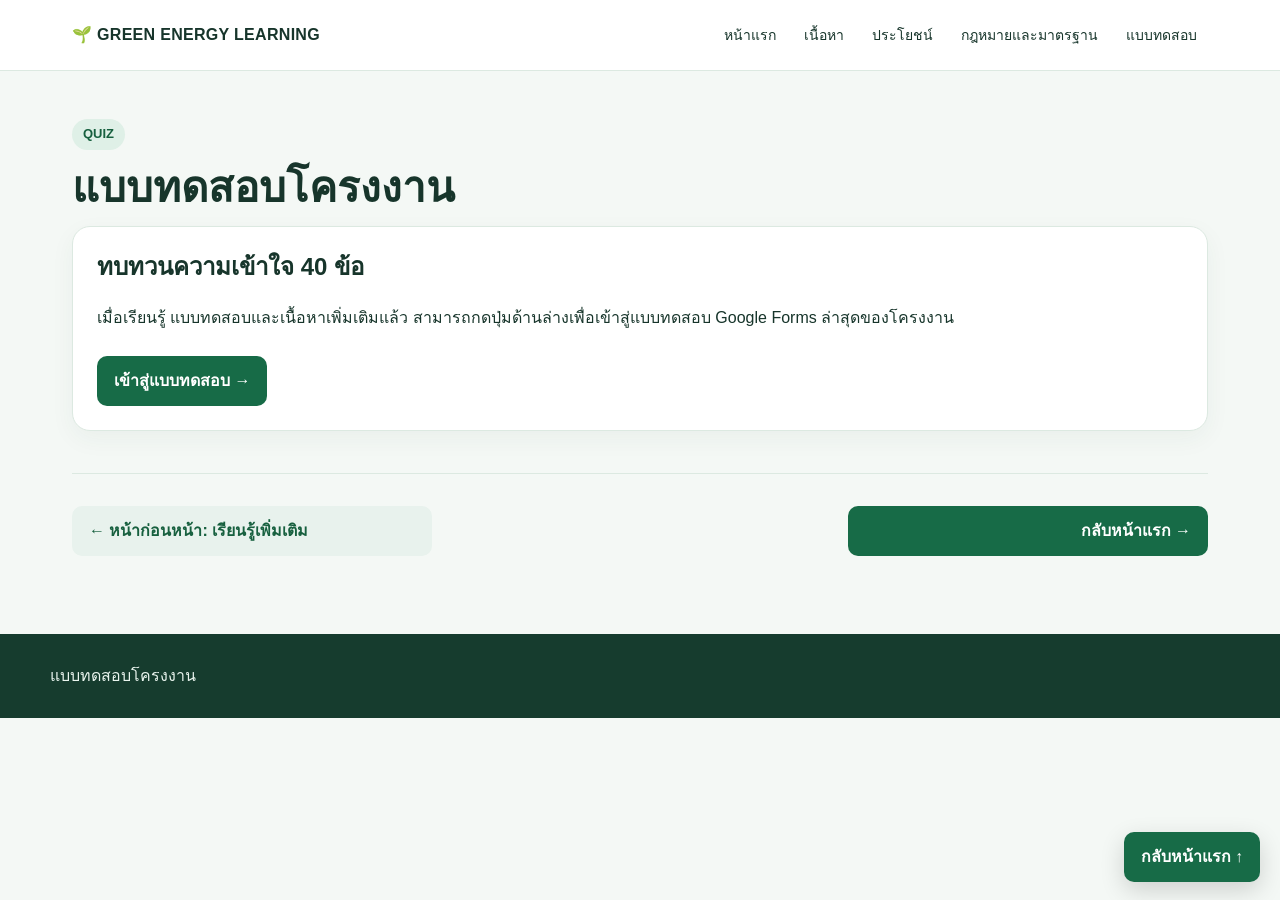
<file: test.html>
<!doctype html><html lang="th"><head><meta charset="utf-8"><meta name="viewport" content="width=device-width,initial-scale=1"><title>แบบทดสอบ</title><link rel="stylesheet" href="style.css"></head><body><header><nav><div class="brand"><a href="index.html">🌱 GREEN ENERGY LEARNING</a></div><div class="navlinks"><a href="index.html">หน้าแรก</a><a href="systems.html">เนื้อหา</a><a href="benefits.html">ประโยชน์</a><a href="laws.html">กฎหมายและมาตรฐาน</a><a href="test.html">แบบทดสอบ</a></div></nav></header><main class="wrap"><span class="tag">QUIZ</span><h1>แบบทดสอบโครงงาน</h1><section class="card"><h2>ทบทวนความเข้าใจ 40 ข้อ</h2><p>เมื่อเรียนรู้ แบบทดสอบและเนื้อหาเพิ่มเติมแล้ว สามารถกดปุ่มด้านล่างเพื่อเข้าสู่แบบทดสอบ Google Forms ล่าสุดของโครงงาน</p><a class="btn" target="_blank" rel="noopener" href="https://docs.google.com/forms/d/e/1FAIpQLSeuD08EwoAaJRf1Sm_nzDYuIRuMmyhMQDF2uffKwrHwSHJyag/viewform">เข้าสู่แบบทดสอบ →</a></section><div class="page-nav"><a class="btn secondary" href="learning.html">← หน้าก่อนหน้า: เรียนรู้เพิ่มเติม</a><a class="btn next" href="index.html">กลับหน้าแรก →</a></div></main><a class="btn floating-next" href="index.html">กลับหน้าแรก ↑</a><footer><div class="footer-inner">แบบทดสอบโครงงาน</div></footer></body></html>
</file>
<file: style.css>
*{box-sizing:border-box}html{scroll-behavior:smooth}body{margin:0;font-family:"Noto Sans Thai","Tahoma",Arial,sans-serif;color:#17352b;background:#f4f8f5;line-height:1.75}a{color:inherit}header{position:sticky;top:0;z-index:50;background:rgba(255,255,255,.96);border-bottom:1px solid #dce9e1;backdrop-filter:blur(8px)}nav{max-width:1180px;margin:auto;min-height:70px;display:flex;align-items:center;justify-content:space-between;gap:20px;padding:10px 22px}.brand{font-weight:800;letter-spacing:.3px}.brand a{text-decoration:none}.navlinks{display:flex;flex-wrap:wrap;justify-content:flex-end;gap:6px}.navlinks a{padding:7px 11px;border-radius:9px;text-decoration:none;font-size:14px}.navlinks a:hover,.navlinks a.active{background:#e3f1e9;color:#12653f}.wrap{max-width:1180px;margin:auto;padding:48px 22px}.hero{background:linear-gradient(135deg,#eaf7ef,#fff);padding:74px 0 66px;border-bottom:1px solid #dce9e1}.hero h1{font-size:clamp(34px,5vw,60px);line-height:1.18;max-width:850px;margin:12px 0 18px}.hero p{font-size:19px;max-width:800px;color:#45645a}.tag{display:inline-block;padding:4px 11px;border-radius:999px;background:#dff0e7;color:#17603f;font-size:13px;font-weight:700}.title-row{margin-bottom:26px}h1{font-size:42px;line-height:1.25;margin:12px 0}h2{line-height:1.35;margin-top:0}h3{line-height:1.4}.lead{font-size:18px;color:#4a665d}.grid{display:grid;grid-template-columns:repeat(2,minmax(0,1fr));gap:20px}.grid.three{grid-template-columns:repeat(3,minmax(0,1fr))}.card{background:#fff;border:1px solid #dce9e1;border-radius:18px;padding:24px;box-shadow:0 8px 25px rgba(35,70,55,.05)}.system-card{display:block;text-decoration:none;transition:.2s transform,.2s box-shadow}.system-card:hover{transform:translateY(-3px);box-shadow:0 14px 32px rgba(35,70,55,.11)}.system-number{font-size:13px;color:#57806e;font-weight:800}.system-card h2{margin:6px 0 10px}.chips{display:flex;flex-wrap:wrap;gap:7px;margin:14px 0}.chip{font-size:12px;background:#f0f6f2;border:1px solid #dce9e1;border-radius:999px;padding:3px 9px}.btn{display:inline-block;margin-top:8px;padding:11px 17px;border-radius:10px;background:#176b47;color:white;text-decoration:none;font-weight:700;border:0;cursor:pointer}.btn.secondary{background:#e8f2ed;color:#17603f}.source{display:inline-block;margin-top:12px;color:#176b47;font-weight:700;text-decoration:none}.source:hover{text-decoration:underline}.model-photo{width:100%;display:block;border-radius:16px;border:1px solid #dce9e1;max-height:540px;object-fit:cover}.photo-note{font-size:13px;color:#6c8078;margin-top:8px}.process{display:grid;grid-template-columns:1fr auto 1fr auto 1fr;align-items:stretch;gap:12px;margin:28px 0}.step{background:#fff;border:1px solid #d7e7dd;border-radius:15px;padding:18px;text-align:center;font-weight:800;display:flex;align-items:center;justify-content:center;min-height:105px}.arrow{font-size:30px;color:#25805b;align-self:center}.info-list{padding-left:20px}.note{background:#f1f7f3;border-left:4px solid #57a17e;padding:13px 16px;border-radius:8px;color:#4d685e}.page-nav{display:flex;justify-content:space-between;gap:14px;margin-top:42px;padding-top:24px;border-top:1px solid #dce9e1}.page-nav a{flex:1;max-width:360px}.page-nav .next{text-align:right;margin-left:auto}.floating-next{position:fixed;right:20px;bottom:18px;z-index:40;box-shadow:0 8px 25px rgba(0,0,0,.16)}.empty-photo{border:2px dashed #cbded3;border-radius:16px;padding:55px;text-align:center;color:#71857c;background:#f8fbf9}.learning-card{height:100%}footer{margin-top:30px;background:#163c2e;color:#eaf5ef;padding:28px 22px}.footer-inner{max-width:1180px;margin:auto}.mini{font-size:13px;color:#6d8279}.hero-actions{display:flex;flex-wrap:wrap;gap:10px;margin-top:22px}@media(max-width:800px){nav{align-items:flex-start;flex-direction:column}.navlinks{justify-content:flex-start}.grid,.grid.three{grid-template-columns:1fr}.process{grid-template-columns:1fr;gap:8px}.arrow{transform:rotate(90deg)}h1{font-size:34px}.floating-next{position:static;display:block;width:max-content;margin:0 20px 20px auto}.page-nav{flex-direction:column}.page-nav a{max-width:none}.page-nav .next{text-align:left}}
.source-note{margin-top:24px;background:#fff;border:1px solid #dce9e1;border-radius:14px;padding:16px 18px;color:#4c665d}.source-note a{color:#176b47;font-weight:700}.cards{display:grid;grid-template-columns:repeat(2,minmax(0,1fr));gap:20px}.cards.three{grid-template-columns:repeat(3,minmax(0,1fr))}@media(max-width:800px){.cards,.cards.three{grid-template-columns:1fr}}

/* Homepage: page-by-page layout */
.paged-home{overflow-y:auto;scroll-snap-type:y proximity}.home-pages{scroll-snap-type:y proximity}.home-page{min-height:calc(100vh - 70px);scroll-snap-align:start;position:relative;display:flex;flex-direction:column;justify-content:center}.home-cover{background:linear-gradient(135deg,#eaf7ef 0%,#ffffff 62%,#eef7f2 100%);padding:54px 22px 82px;border-bottom:1px solid #dce9e1}.home-cover-inner{width:min(1180px,100%);margin:auto;display:grid;grid-template-columns:1.02fr .98fr;gap:48px;align-items:center}.cover-copy h1{font-size:clamp(34px,4.7vw,58px);line-height:1.18;margin:14px 0 18px;max-width:700px}.cover-lead{font-size:19px;color:#49665b;max-width:650px}.cover-meta{display:flex;flex-wrap:wrap;gap:10px;margin-top:24px}.cover-meta span,.cover-meta strong{background:#fff;border:1px solid #dce9e1;border-radius:999px;padding:7px 13px;font-size:14px}.cover-image-wrap{height:430px;min-height:0;max-width:560px;width:100%;justify-self:end;border-radius:24px;padding:10px;background:#fff;border:1px solid #dce9e1;box-shadow:0 18px 45px rgba(35,70,55,.12);overflow:hidden}.cover-image{width:100%;height:100%;display:block;object-fit:contain;border-radius:17px;background:#f4f8f5}.page-next{position:absolute;bottom:22px;left:50%;transform:translateX(-50%);text-decoration:none;background:#176b47;color:#fff;padding:10px 17px;border-radius:999px;font-weight:700;box-shadow:0 8px 20px rgba(0,0,0,.12)}.knowledge-page{padding:52px 22px 84px;background:#f4f8f5}.page-inner{width:min(1180px,100%);margin:auto}.knowledge-page .title-row{margin-bottom:24px}.knowledge-page h2{font-size:clamp(30px,4vw,46px);margin:10px 0 8px}.knowledge-grid{display:grid;grid-template-columns:repeat(3,minmax(0,1fr));gap:16px}.knowledge-card{background:#fff;border:1px solid #dce9e1;border-radius:17px;padding:20px;box-shadow:0 8px 22px rgba(35,70,55,.05);display:flex;flex-direction:column}.knowledge-card h3{margin:8px 0 8px;font-size:20px}.knowledge-card p{margin:0;color:#536d63;font-size:15px}.knowledge-card a{margin-top:auto;padding-top:14px;color:#176b47;font-weight:700;text-decoration:none}.knowledge-card a:hover{text-decoration:underline}.knowledge-no{font-size:12px;color:#57806e;font-weight:800}.page-nav-home{position:absolute;bottom:22px;left:50%;transform:translateX(-50%);width:min(1180px,calc(100% - 44px));display:flex;justify-content:space-between;gap:15px}.page-nav-home a{background:#176b47;color:#fff;padding:10px 16px;border-radius:10px;text-decoration:none;font-weight:700}.page-dots{position:fixed;right:18px;top:50%;transform:translateY(-50%);z-index:60;display:flex;flex-direction:column;gap:8px}.page-dots a{width:11px;height:11px;border-radius:50%;background:#a9c4b6;border:2px solid #fff;box-shadow:0 1px 5px rgba(0,0,0,.2)}.page-dots a:first-child{background:#176b47}@media(max-width:900px){.home-cover-inner{grid-template-columns:1fr;gap:22px}.cover-image-wrap{height:300px;min-height:0;max-width:520px;justify-self:center}.home-page{min-height:calc(100vh - 105px)}.knowledge-grid{grid-template-columns:repeat(2,minmax(0,1fr))}.knowledge-page{justify-content:flex-start;padding-top:42px}}@media(max-width:600px){.knowledge-grid{grid-template-columns:1fr}.home-cover{padding:28px 16px 72px}.cover-copy h1{font-size:28px;line-height:1.28;margin:10px 0 12px}.cover-lead{font-size:15px;line-height:1.65}.cover-meta{margin-top:16px;gap:7px}.cover-meta span,.cover-meta strong{font-size:12px;padding:6px 10px}.cover-image-wrap{height:210px;min-height:0;padding:7px;border-radius:18px;max-width:100%}.cover-image{border-radius:12px}.home-page{min-height:calc(100svh - 105px)}.page-nav-home{position:static;transform:none;width:auto;margin:24px auto 0;flex-direction:column;padding:0 22px}.page-dots{display:none}.knowledge-page{min-height:auto;scroll-snap-align:start;padding-bottom:35px}.home-cover{min-height:calc(100vh - 105px)}}

/* Long-form learning content */
.lesson{display:grid;gap:18px}
.lesson-section{background:#fff;border:1px solid #e5e7eb;border-radius:18px;padding:22px;box-shadow:0 8px 24px rgba(0,0,0,.04)}
.lesson-section h2{margin-top:0}
.lesson-section h3{margin-bottom:8px}
.lesson-section p{line-height:1.85}
.lesson-section ul{line-height:1.9;padding-left:22px}
.lesson-section li{margin:5px 0}
.flow-long{display:grid;grid-template-columns:repeat(4,1fr);gap:10px;margin:16px 0}
.flow-long .flow-box{padding:15px;border-radius:14px;background:#f5f7f6;border:1px solid #dfe7e2;text-align:center;font-weight:700}
.flow-long .flow-box small{display:block;font-weight:400;margin-top:5px;line-height:1.5}
.info-table{width:100%;border-collapse:collapse;margin-top:14px;overflow:hidden;border-radius:12px}
.info-table th,.info-table td{padding:12px;border:1px solid #e5e7eb;text-align:left;vertical-align:top;line-height:1.65}
.info-table th{background:#f4f7f5}
.callout{border-left:5px solid #2f7d55;background:#f3f8f4;padding:14px 16px;border-radius:10px;line-height:1.8}
@media(max-width:720px){.flow-long{grid-template-columns:1fr 1fr}.lesson-section{padding:17px}.info-table{font-size:.92rem}.info-table th,.info-table td{padding:9px}}
@media(max-width:460px){.flow-long{grid-template-columns:1fr}}
</file>
